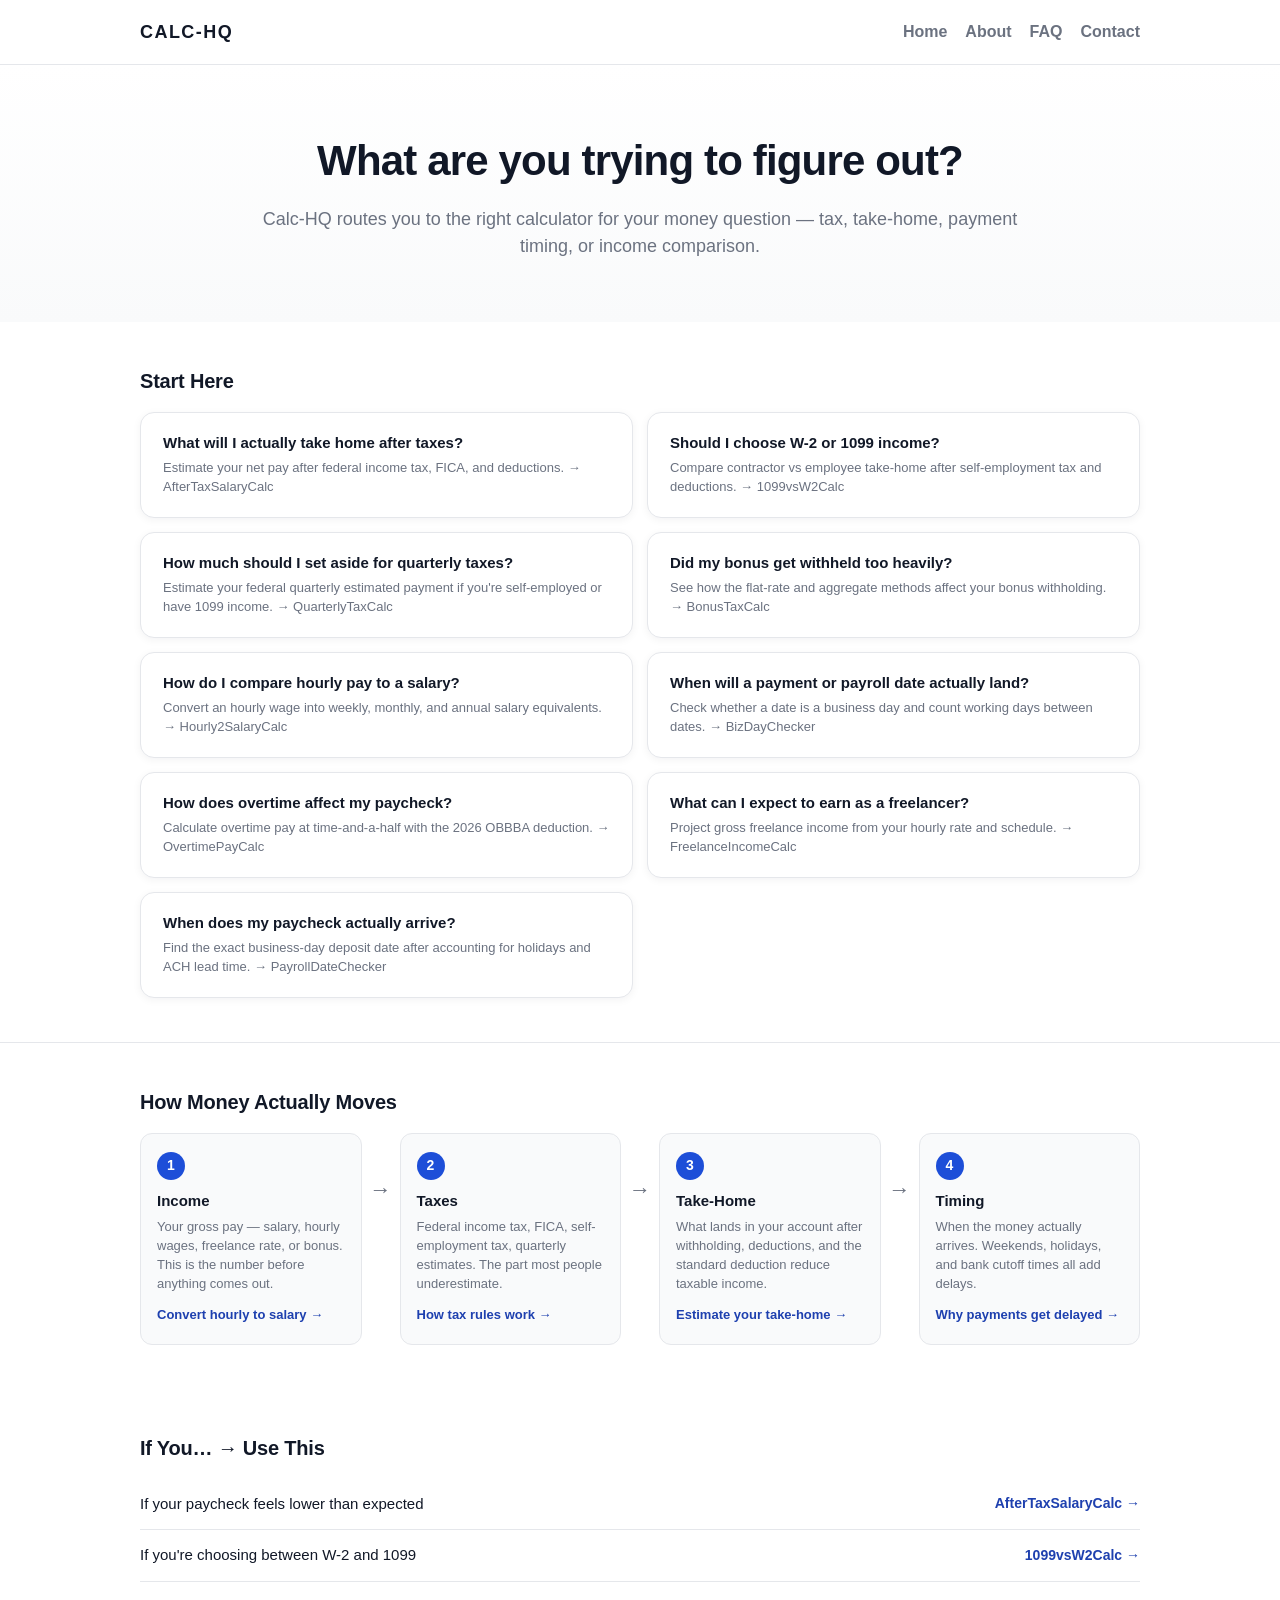
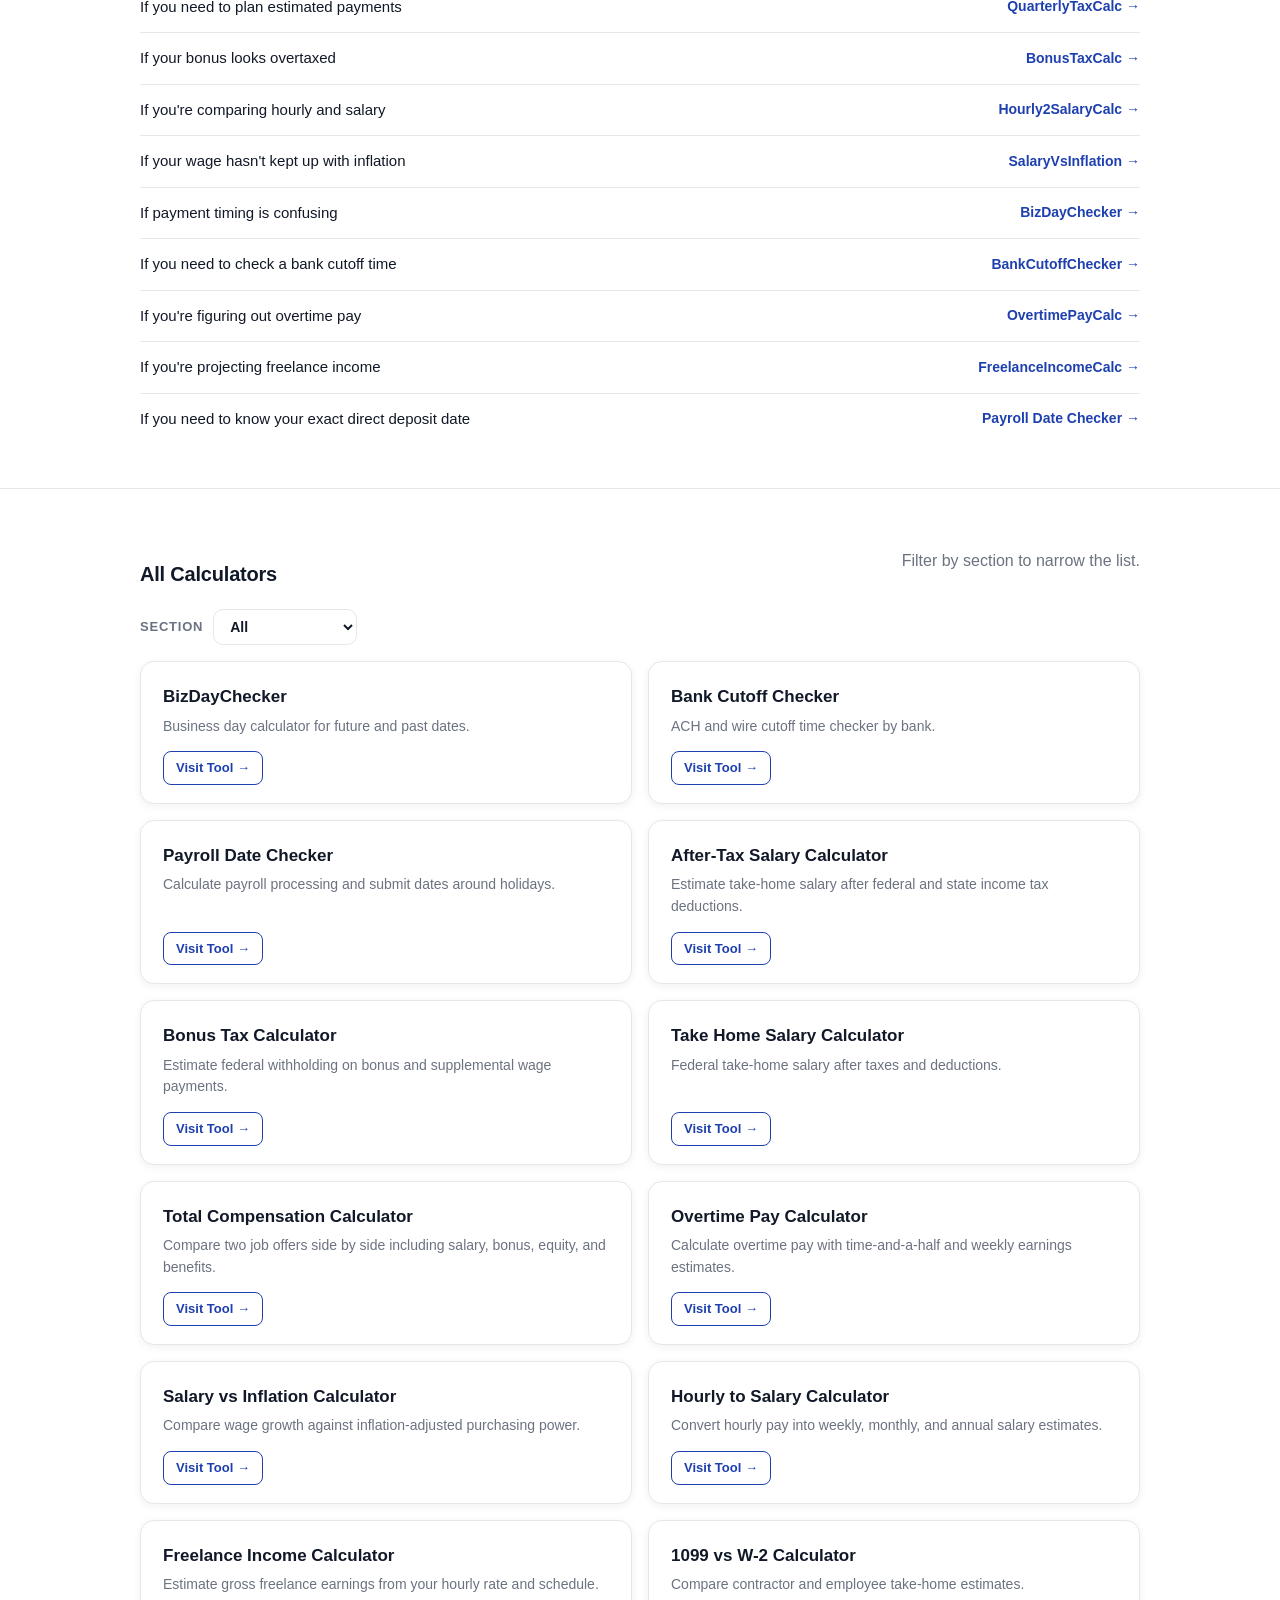
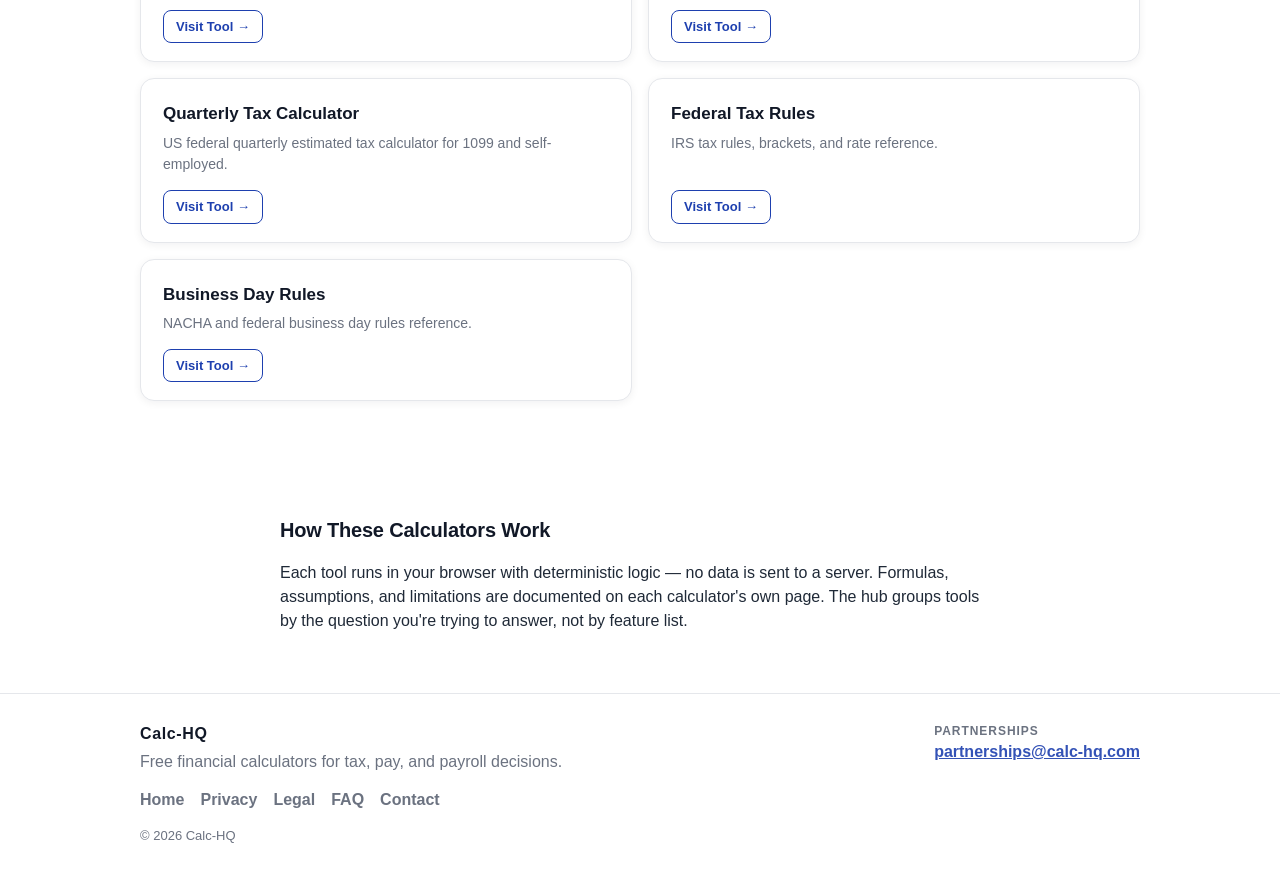
<file: index.html>
<!doctype html>
<html lang="en">
<head>
  <meta charset="utf-8" />
  <meta name="viewport" content="width=device-width, initial-scale=1" />
  <title>Calc-HQ | Free Financial Calculators for Tax, Pay &amp; Payroll</title>
  <meta name="description" content="Free calculators for take-home pay, tax estimates, payroll timing, and self-employment income. No accounts. No data stored. Answers in seconds." />
  <link rel="canonical" href="https://calc-hq.com/" />
  <meta name="robots" content="index, follow" />
  <meta property="og:type" content="website" />
  <meta property="og:title" content="Calc-HQ | Calc-HQ.com" />
  <meta property="og:description" content="Authority hub for the Calc-HQ calculator network." />
  <meta property="og:url" content="https://calc-hq.com/" />
  <meta name="google-adsense-account" content="ca-pub-7744853829365165" />
  <link rel="icon" href="assets/favicon.svg" type="image/svg+xml" />
  <link rel="stylesheet" href="assets/styles.css" />
  <script async src="https://pagead2.googlesyndication.com/pagead/js/adsbygoogle.js?client=ca-pub-7744853829365165" crossorigin="anonymous"></script>
  <script type="application/ld+json">
  {
    "@context": "https://schema.org",
    "@graph": [
      {
        "@type": "Organization",
        "@id": "https://calc-hq.com/#organization",
        "name": "Calc-HQ",
        "url": "https://calc-hq.com",
        "contactPoint": {
          "@type": "ContactPoint",
          "email": "partnerships@calc-hq.com",
          "contactType": "customer support"
        }
      },
      {
        "@type": "WebSite",
        "@id": "https://calc-hq.com/#website",
        "url": "https://calc-hq.com",
        "name": "Calc-HQ",
        "description": "Free financial calculators for tax, pay, and payroll decisions.",
        "publisher": { "@id": "https://calc-hq.com/#organization" }
      },
      {
        "@type": "CollectionPage",
        "@id": "https://calc-hq.com/#collectionpage",
        "url": "https://calc-hq.com/",
        "name": "Calc-HQ Financial Calculator Network",
        "description": "Free calculators for take-home pay, tax estimates, payroll timing, and self-employment income.",
        "isPartOf": { "@id": "https://calc-hq.com/#website" },
        "publisher": { "@id": "https://calc-hq.com/#organization" },
        "mainEntity": {
          "@type": "ItemList",
          "name": "Calc-HQ Calculator Network",
          "itemListElement": [
            { "@type": "ListItem", "position": 1,  "name": "BizDayChecker",                 "url": "https://bizdaychecker.com" },
            { "@type": "ListItem", "position": 2,  "name": "Bank Cutoff Checker",           "url": "https://bankcutoffchecker.com" },
            { "@type": "ListItem", "position": 3,  "name": "Payroll Date Checker",          "url": "https://payrolldatechecker.com" },
            { "@type": "ListItem", "position": 4,  "name": "After-Tax Salary Calculator",   "url": "https://aftertaxsalarycalc.com" },
            { "@type": "ListItem", "position": 5,  "name": "Bonus Tax Calculator",          "url": "https://bonustaxcalc.com" },
            { "@type": "ListItem", "position": 6,  "name": "Take Home Salary Calculator",   "url": "https://takehomesalarycalc.com" },
            { "@type": "ListItem", "position": 7,  "name": "Total Compensation Calculator", "url": "https://totalcompcalc.com" },
            { "@type": "ListItem", "position": 8,  "name": "Overtime Pay Calculator",       "url": "https://overtimepaycalc.com" },
            { "@type": "ListItem", "position": 9,  "name": "Salary vs Inflation Calculator", "url": "https://salaryvsinflation.com" },
            { "@type": "ListItem", "position": 10, "name": "Hourly to Salary Calculator",   "url": "https://hourly2salarycalc.com" },
            { "@type": "ListItem", "position": 11, "name": "Freelance Income Calculator",   "url": "https://freelanceincomecalc.com" },
            { "@type": "ListItem", "position": 12, "name": "1099 vs W-2 Calculator",        "url": "https://1099vsw2calc.com" },
            { "@type": "ListItem", "position": 13, "name": "Quarterly Tax Calculator",      "url": "https://quarterlytaxcalc.com" },
            { "@type": "ListItem", "position": 14, "name": "Federal Tax Rules",             "url": "https://federaltaxrules.com" },
            { "@type": "ListItem", "position": 15, "name": "Business Day Rules",            "url": "https://businessdayrules.com" }
          ]
        }
      },
      {
        "@type": "BreadcrumbList",
        "itemListElement": [
          { "@type": "ListItem", "position": 1, "name": "Home", "item": "https://calc-hq.com/" }
        ]
      }
    ]
  }
  </script>
</head>
<body>
  <a class="skip-link" href="#main">Skip to content</a>
  <header class="site-header">
    <div class="container header-inner">
      <a class="brand" href="index.html">CALC-HQ</a>
      <nav class="nav" aria-label="Primary">
        <button class="nav-toggle" aria-expanded="false" aria-controls="nav-menu">Menu</button>
        <ul id="nav-menu" class="nav-list">
          <li><a href="https://calc-hq.com/">Home</a></li>
          <li><a href="about.html">About</a></li>
          <li><a href="faq.html">FAQ</a></li>
          <li><a href="contact.html">Contact</a></li>
        </ul>
      </nav>
    </div>
  </header>

  <main id="main">
    
<section class="hero">
  <div class="container hero-inner">
    <h1>What are you trying to figure out?</h1>
    <p class="hero-sub">Calc-HQ routes you to the right calculator for your money question — tax, take-home, payment timing, or income comparison.</p>
  </div>
</section>

<section class="section">
  <div class="container">
    <div class="section-head"><h2>Start Here</h2></div>
    <div class="decision-grid">

      <a class="decision-card" href="https://aftertaxsalarycalc.com" target="_blank" rel="noopener">
        <span class="decision-q">What will I actually take home after taxes?</span>
        <span class="decision-a">Estimate your net pay after federal income tax, FICA, and deductions. → AfterTaxSalaryCalc</span>
      </a>

      <a class="decision-card" href="https://1099vsw2calc.com" target="_blank" rel="noopener">
        <span class="decision-q">Should I choose W-2 or 1099 income?</span>
        <span class="decision-a">Compare contractor vs employee take-home after self-employment tax and deductions. → 1099vsW2Calc</span>
      </a>

      <a class="decision-card" href="https://quarterlytaxcalc.com" target="_blank" rel="noopener">
        <span class="decision-q">How much should I set aside for quarterly taxes?</span>
        <span class="decision-a">Estimate your federal quarterly estimated payment if you're self-employed or have 1099 income. → QuarterlyTaxCalc</span>
      </a>

      <a class="decision-card" href="https://bonustaxcalc.com" target="_blank" rel="noopener">
        <span class="decision-q">Did my bonus get withheld too heavily?</span>
        <span class="decision-a">See how the flat-rate and aggregate methods affect your bonus withholding. → BonusTaxCalc</span>
      </a>

      <a class="decision-card" href="https://hourly2salarycalc.com" target="_blank" rel="noopener">
        <span class="decision-q">How do I compare hourly pay to a salary?</span>
        <span class="decision-a">Convert an hourly wage into weekly, monthly, and annual salary equivalents. → Hourly2SalaryCalc</span>
      </a>

      <a class="decision-card" href="https://bizdaychecker.com" target="_blank" rel="noopener">
        <span class="decision-q">When will a payment or payroll date actually land?</span>
        <span class="decision-a">Check whether a date is a business day and count working days between dates. → BizDayChecker</span>
      </a>

      <a class="decision-card" href="https://overtimepaycalc.com" target="_blank" rel="noopener">
        <span class="decision-q">How does overtime affect my paycheck?</span>
        <span class="decision-a">Calculate overtime pay at time-and-a-half with the 2026 OBBBA deduction. → OvertimePayCalc</span>
      </a>

      <a class="decision-card" href="https://freelanceincomecalc.com" target="_blank" rel="noopener">
        <span class="decision-q">What can I expect to earn as a freelancer?</span>
        <span class="decision-a">Project gross freelance income from your hourly rate and schedule. → FreelanceIncomeCalc</span>
      </a>

      <a class="decision-card" href="https://payrolldatechecker.com" target="_blank" rel="noopener">
        <span class="decision-q">When does my paycheck actually arrive?</span>
        <span class="decision-a">Find the exact business-day deposit date after accounting for holidays and ACH lead time. → PayrollDateChecker</span>
      </a>

    </div>
  </div>
</section>

<section class="section section-divider">
  <div class="container">
    <div class="section-head"><h2>How Money Actually Moves</h2></div>
    <div class="flow-grid">

      <div class="flow-step">
        <div class="flow-num">1</div>
        <div class="flow-label">Income</div>
        <p>Your gross pay — salary, hourly wages, freelance rate, or bonus. This is the number before anything comes out.</p>
        <a href="https://hourly2salarycalc.com" target="_blank" rel="noopener">Convert hourly to salary →</a>
      </div>

      <div class="flow-arrow">→</div>

      <div class="flow-step">
        <div class="flow-num">2</div>
        <div class="flow-label">Taxes</div>
        <p>Federal income tax, FICA, self-employment tax, quarterly estimates. The part most people underestimate.</p>
        <a href="https://federaltaxrules.com" target="_blank" rel="noopener">How tax rules work →</a>
      </div>

      <div class="flow-arrow">→</div>

      <div class="flow-step">
        <div class="flow-num">3</div>
        <div class="flow-label">Take-Home</div>
        <p>What lands in your account after withholding, deductions, and the standard deduction reduce taxable income.</p>
        <a href="https://aftertaxsalarycalc.com" target="_blank" rel="noopener">Estimate your take-home →</a>
      </div>

      <div class="flow-arrow">→</div>

      <div class="flow-step">
        <div class="flow-num">4</div>
        <div class="flow-label">Timing</div>
        <p>When the money actually arrives. Weekends, holidays, and bank cutoff times all add delays.</p>
        <a href="https://businessdayrules.com" target="_blank" rel="noopener">Why payments get delayed →</a>
      </div>

    </div>
  </div>
</section>

<section class="section">
  <div class="container">
    <div class="section-head"><h2>If You… → Use This</h2></div>
    <div class="scenario-list">

      <div class="scenario-row">
        <span class="scenario-if">If your paycheck feels lower than expected</span>
        <a class="scenario-link" href="https://aftertaxsalarycalc.com" target="_blank" rel="noopener">AfterTaxSalaryCalc →</a>
      </div>

      <div class="scenario-row">
        <span class="scenario-if">If you're choosing between W-2 and 1099</span>
        <a class="scenario-link" href="https://1099vsw2calc.com" target="_blank" rel="noopener">1099vsW2Calc →</a>
      </div>

      <div class="scenario-row">
        <span class="scenario-if">If you need to plan estimated payments</span>
        <a class="scenario-link" href="https://quarterlytaxcalc.com" target="_blank" rel="noopener">QuarterlyTaxCalc →</a>
      </div>

      <div class="scenario-row">
        <span class="scenario-if">If your bonus looks overtaxed</span>
        <a class="scenario-link" href="https://bonustaxcalc.com" target="_blank" rel="noopener">BonusTaxCalc →</a>
      </div>

      <div class="scenario-row">
        <span class="scenario-if">If you're comparing hourly and salary</span>
        <a class="scenario-link" href="https://hourly2salarycalc.com" target="_blank" rel="noopener">Hourly2SalaryCalc →</a>
      </div>

      <div class="scenario-row">
        <span class="scenario-if">If your wage hasn't kept up with inflation</span>
        <a class="scenario-link" href="https://salaryvsinflation.com" target="_blank" rel="noopener">SalaryVsInflation →</a>
      </div>

      <div class="scenario-row">
        <span class="scenario-if">If payment timing is confusing</span>
        <a class="scenario-link" href="https://bizdaychecker.com" target="_blank" rel="noopener">BizDayChecker →</a>
      </div>

      <div class="scenario-row">
        <span class="scenario-if">If you need to check a bank cutoff time</span>
        <a class="scenario-link" href="https://bankcutoffchecker.com" target="_blank" rel="noopener">BankCutoffChecker →</a>
      </div>

      <div class="scenario-row">
        <span class="scenario-if">If you're figuring out overtime pay</span>
        <a class="scenario-link" href="https://overtimepaycalc.com" target="_blank" rel="noopener">OvertimePayCalc →</a>
      </div>

      <div class="scenario-row">
        <span class="scenario-if">If you're projecting freelance income</span>
        <a class="scenario-link" href="https://freelanceincomecalc.com" target="_blank" rel="noopener">FreelanceIncomeCalc →</a>
      </div>

      <div class="scenario-row">
        <span class="scenario-if">If you need to know your exact direct deposit date</span>
        <a class="scenario-link" href="https://payrolldatechecker.com" target="_blank" rel="noopener">Payroll Date Checker →</a>
      </div>

    </div>
  </div>
</section>

<section id="tool-sections" class="section section-divider">
  <div class="container">
    <div class="section-head">
      <h2>All Calculators</h2>
      <p class="muted">Filter by section to narrow the list.</p>
    </div>
    <div class="filters">
      <label class="filter-label" for="categoryFilter">Section</label>
      <select id="categoryFilter" class="filter-select" data-tool-filter>
        <option value="all">All</option>
        <option value="payroll-timing">Payroll Timing</option>
        <option value="tax-income">Tax &amp; Income</option>
        <option value="compensation">Compensation</option>
        <option value="self-employed">Self-Employed</option>
        <option value="reference">Reference</option>
      </select>
    </div>
    <div class="card-grid" data-tool-grid></div>
  </div>
</section>

<section class="section">
  <div class="container prose">
    <h2>How These Calculators Work</h2>
    <p>Each tool runs in your browser with deterministic logic — no data is sent to a server. Formulas, assumptions, and limitations are documented on each calculator's own page. The hub groups tools by the question you're trying to answer, not by feature list.</p>
  </div>
</section>

  </main>

  <footer class="site-footer">
    <div class="container footer-inner">
      <div class="footer-top">
        <div>
          <div class="footer-title">Calc-HQ</div>
          <div class="footer-sub">Free financial calculators for tax, pay, and payroll decisions.</div>
        </div>
        <div class="footer-contact">
          <div class="footer-label">Partnerships</div>
          <a class="footer-email" href="mailto:partnerships@calc-hq.com">partnerships@calc-hq.com</a>
        </div>
      </div>
      <div class="footer-links">
        <a href="https://calc-hq.com/">Home</a>
        <a href="privacy.html">Privacy</a>
        <a href="legal.html">Legal</a>
        <a href="faq.html">FAQ</a>
        <a href="contact.html">Contact</a>
      </div>
      <div class="footer-bottom">© 2026 Calc-HQ</div>
    </div>
  </footer>

  <script>
  window.SITE_CONFIG = {
    ADS_ACTIVE: false,
    AD_SLOT_TOP: "",
    AD_SLOT_BOTTOM: ""
  };
  </script>
  <script src="network.js" defer></script>
  <script src="assets/ads.js" defer></script>
  <script src="assets/app.js" defer></script>
</body>
</html>
</file>
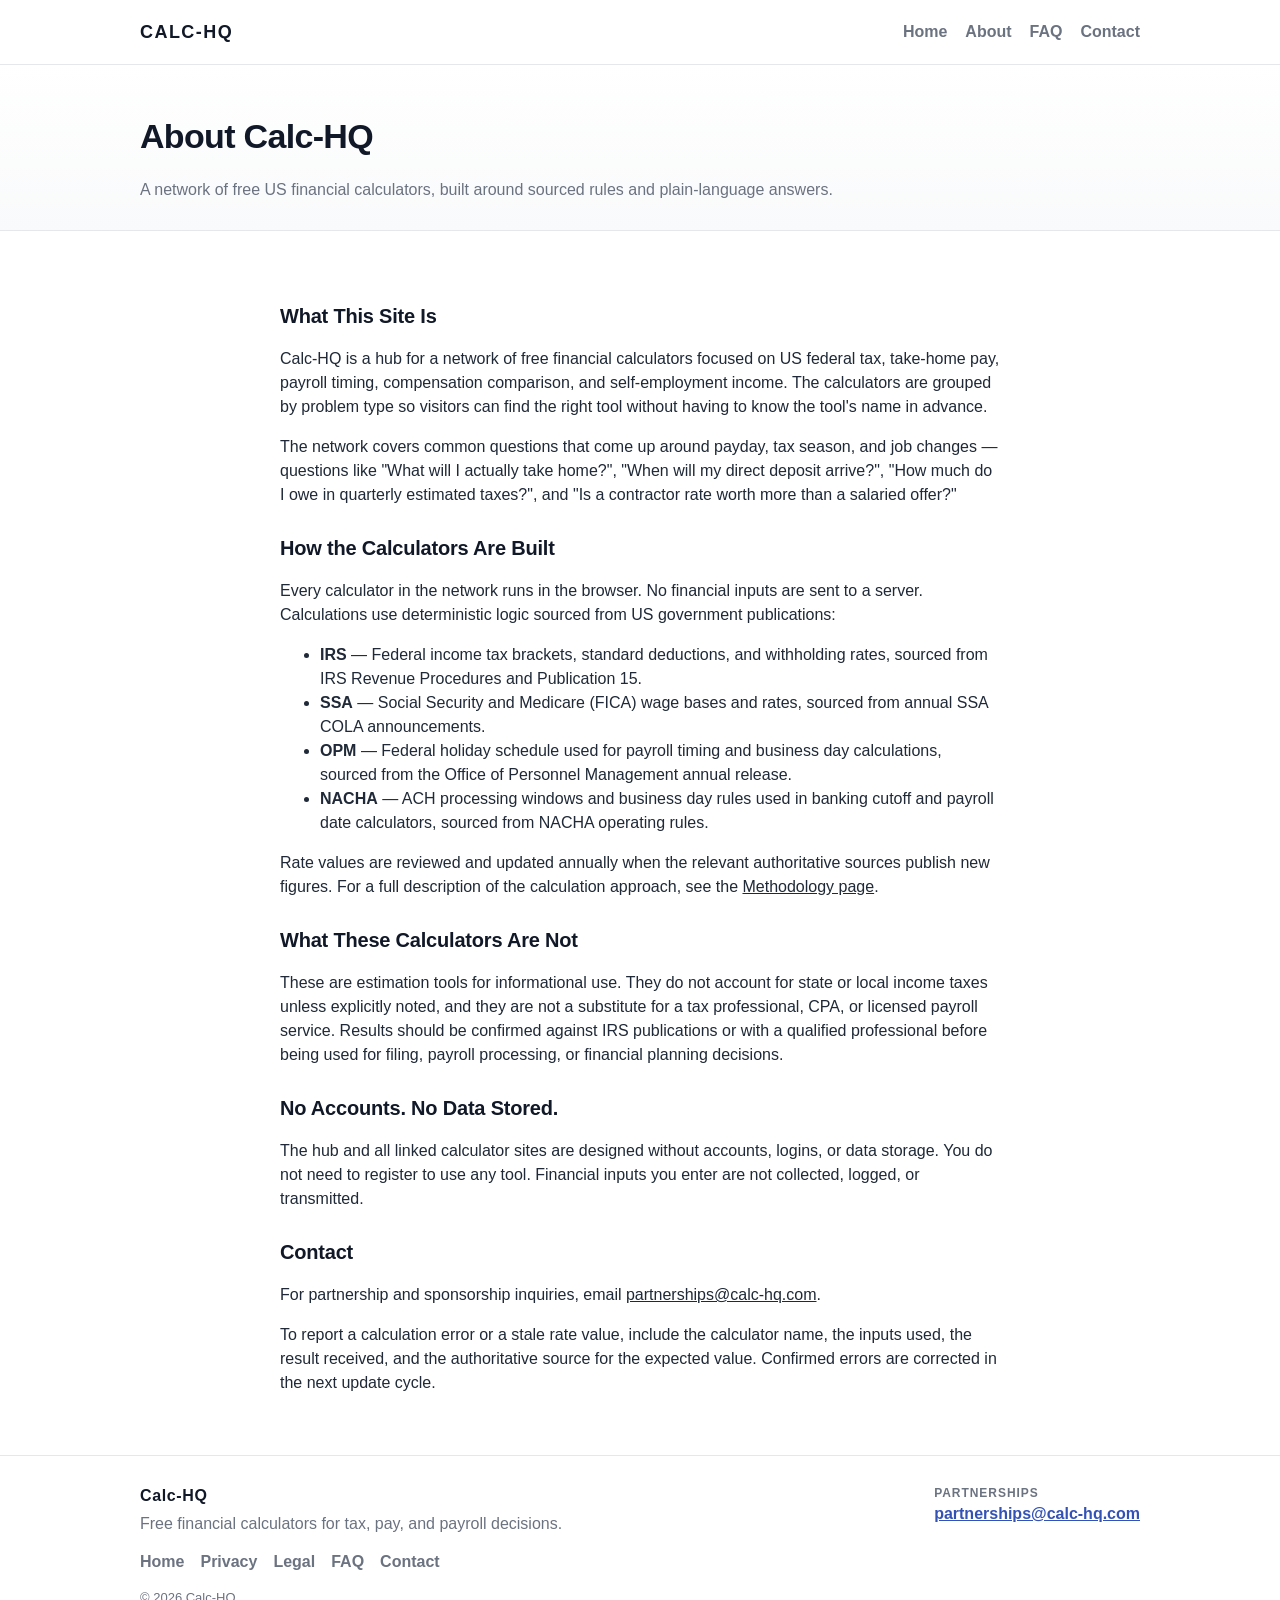
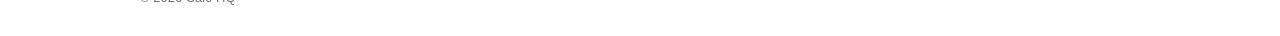
<file: about.html>
<!doctype html>
<html lang="en">
<head>
  <meta charset="utf-8" />
  <meta name="viewport" content="width=device-width, initial-scale=1" />
  <title>About | Calc-HQ.com</title>
  <meta name="description" content="About Calc-HQ — the hub for free US financial calculators covering take-home pay, tax estimates, payroll timing, and self-employment income." />
  <link rel="canonical" href="https://calc-hq.com/about.html" />
  <meta name="robots" content="index, follow" />
  <meta property="og:type" content="website" />
  <meta property="og:title" content="About | Calc-HQ.com" />
  <meta property="og:description" content="About Calc-HQ — the hub for free US financial calculators covering take-home pay, tax estimates, payroll timing, and self-employment income." />
  <meta property="og:url" content="https://calc-hq.com/about.html" />
  <meta name="google-adsense-account" content="ca-pub-7744853829365165" />
  <link rel="icon" href="assets/favicon.svg" type="image/svg+xml" />
  <link rel="stylesheet" href="assets/styles.css" />
  <script async src="https://pagead2.googlesyndication.com/pagead/js/adsbygoogle.js?client=ca-pub-7744853829365165" crossorigin="anonymous"></script>
  <script type="application/ld+json">
  {
    "@context": "https://schema.org",
    "@graph": [
      {
        "@type": "Organization",
        "@id": "https://calc-hq.com/#organization",
        "name": "Calc-HQ",
        "url": "https://calc-hq.com",
        "contactPoint": {
          "@type": "ContactPoint",
          "email": "partnerships@calc-hq.com",
          "contactType": "customer support"
        }
      },
      {
        "@type": "BreadcrumbList",
        "itemListElement": [
          { "@type": "ListItem", "position": 1, "name": "Home",  "item": "https://calc-hq.com/" },
          { "@type": "ListItem", "position": 2, "name": "About", "item": "https://calc-hq.com/about.html" }
        ]
      }
    ]
  }
  </script>
  <script>
  window.SITE_CONFIG = {
    ADS_ACTIVE: false,
    AD_SLOT_TOP: "",
    AD_SLOT_BOTTOM: ""
  };
  </script>
</head>
<body>
  <a class="skip-link" href="#main">Skip to content</a>
  <header class="site-header">
    <div class="container header-inner">
      <a class="brand" href="index.html">CALC-HQ</a>
      <nav class="nav" aria-label="Primary">
        <button class="nav-toggle" aria-expanded="false" aria-controls="nav-menu">Menu</button>
        <ul id="nav-menu" class="nav-list">
          <li><a href="https://calc-hq.com/">Home</a></li>
          <li><a href="about.html">About</a></li>
          <li><a href="faq.html">FAQ</a></li>
          <li><a href="contact.html">Contact</a></li>
        </ul>
      </nav>
    </div>
  </header>
  <main id="main">

    <section class="page-hero">
      <div class="container">
        <h1>About Calc-HQ</h1>
        <p class="muted">A network of free US financial calculators, built around sourced rules and plain-language answers.</p>
      </div>
    </section>

    <section class="section">
      <div class="container prose">

        <h2>What This Site Is</h2>
        <p>Calc-HQ is a hub for a network of free financial calculators focused on US federal tax, take-home pay, payroll timing, compensation comparison, and self-employment income. The calculators are grouped by problem type so visitors can find the right tool without having to know the tool's name in advance.</p>
        <p>The network covers common questions that come up around payday, tax season, and job changes — questions like "What will I actually take home?", "When will my direct deposit arrive?", "How much do I owe in quarterly estimated taxes?", and "Is a contractor rate worth more than a salaried offer?"</p>

        <h2>How the Calculators Are Built</h2>
        <p>Every calculator in the network runs in the browser. No financial inputs are sent to a server. Calculations use deterministic logic sourced from US government publications:</p>
        <ul>
          <li><strong>IRS</strong> — Federal income tax brackets, standard deductions, and withholding rates, sourced from IRS Revenue Procedures and Publication 15.</li>
          <li><strong>SSA</strong> — Social Security and Medicare (FICA) wage bases and rates, sourced from annual SSA COLA announcements.</li>
          <li><strong>OPM</strong> — Federal holiday schedule used for payroll timing and business day calculations, sourced from the Office of Personnel Management annual release.</li>
          <li><strong>NACHA</strong> — ACH processing windows and business day rules used in banking cutoff and payroll date calculators, sourced from NACHA operating rules.</li>
        </ul>
        <p>Rate values are reviewed and updated annually when the relevant authoritative sources publish new figures. For a full description of the calculation approach, see the <a href="methodology.html">Methodology page</a>.</p>

        <h2>What These Calculators Are Not</h2>
        <p>These are estimation tools for informational use. They do not account for state or local income taxes unless explicitly noted, and they are not a substitute for a tax professional, CPA, or licensed payroll service. Results should be confirmed against IRS publications or with a qualified professional before being used for filing, payroll processing, or financial planning decisions.</p>

        <h2>No Accounts. No Data Stored.</h2>
        <p>The hub and all linked calculator sites are designed without accounts, logins, or data storage. You do not need to register to use any tool. Financial inputs you enter are not collected, logged, or transmitted.</p>

        <h2>Contact</h2>
        <p>For partnership and sponsorship inquiries, email <a href="mailto:partnerships@calc-hq.com">partnerships@calc-hq.com</a>.</p>
        <p>To report a calculation error or a stale rate value, include the calculator name, the inputs used, the result received, and the authoritative source for the expected value. Confirmed errors are corrected in the next update cycle.</p>

      </div>
    </section>

  </main>
  <footer class="site-footer">
    <div class="container footer-inner">
      <div class="footer-top">
        <div>
          <div class="footer-title">Calc-HQ</div>
          <div class="footer-sub">Free financial calculators for tax, pay, and payroll decisions.</div>
        </div>
        <div class="footer-contact">
          <div class="footer-label">Partnerships</div>
          <a class="footer-email" href="mailto:partnerships@calc-hq.com">partnerships@calc-hq.com</a>
        </div>
      </div>
      <div class="footer-links">
        <a href="https://calc-hq.com/">Home</a>
        <a href="privacy.html">Privacy</a>
        <a href="legal.html">Legal</a>
        <a href="faq.html">FAQ</a>
        <a href="contact.html">Contact</a>
      </div>
      <div class="footer-bottom">© 2026 Calc-HQ</div>
    </div>
  </footer>
  <script src="network.js" defer></script>
  <script src="assets/ads.js" defer></script>
  <script src="assets/app.js" defer></script>
</body>
</html>
</file>
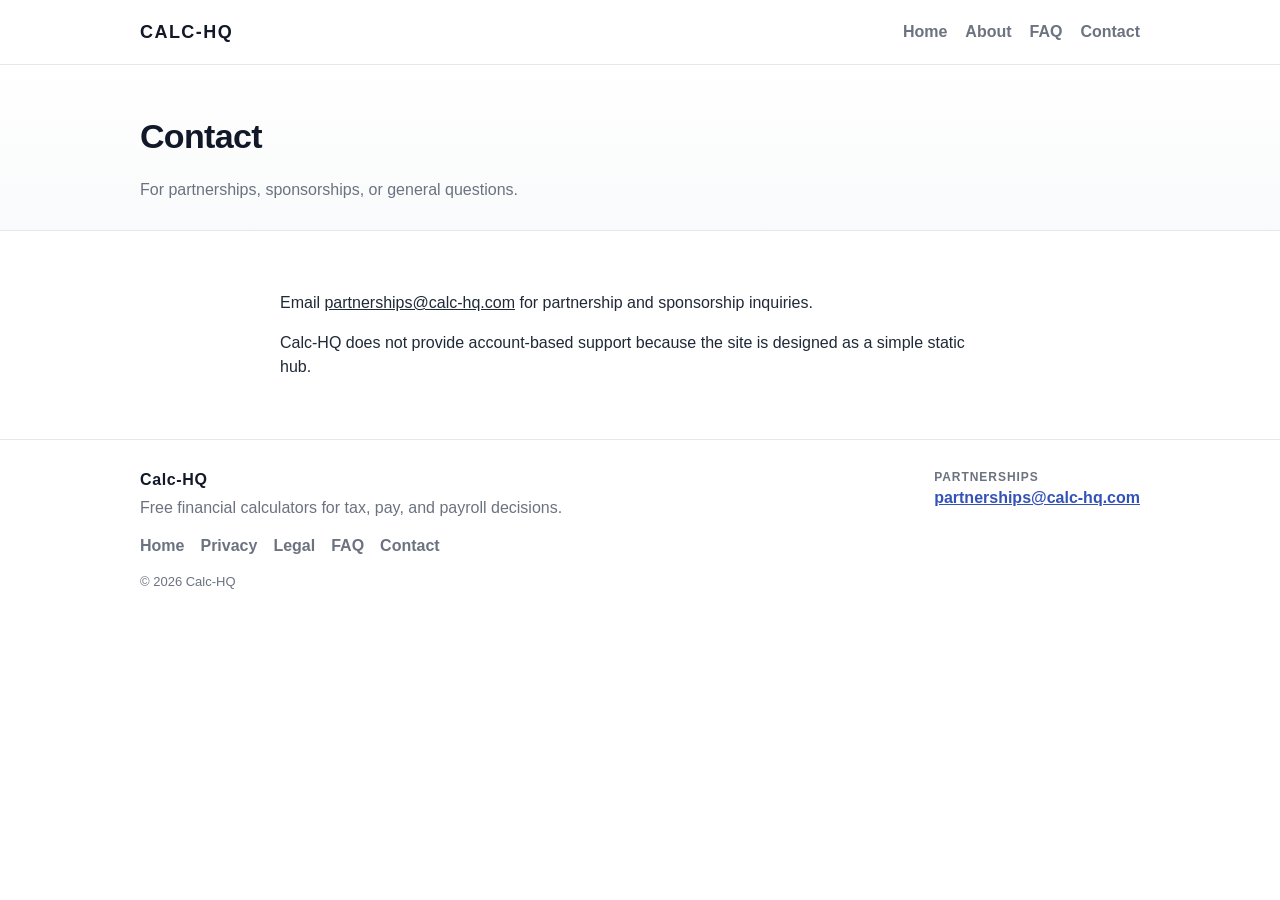
<file: contact.html>
<!doctype html>
<html lang="en">
<head>
  <meta charset="utf-8" />
  <meta name="viewport" content="width=device-width, initial-scale=1" />
  <title>Contact | Calc-HQ.com</title>
  <meta name="description" content="Contact Calc-HQ." />
  <link rel="canonical" href="https://calc-hq.com/contact.html" />
  <meta name="robots" content="index, follow" />
  <meta property="og:type" content="website" />
  <meta property="og:title" content="Contact | Calc-HQ.com" />
  <meta property="og:description" content="Contact Calc-HQ for partnerships, sponsorships, or general questions." />
  <meta property="og:url" content="https://calc-hq.com/contact.html" />
  <meta name="google-adsense-account" content="ca-pub-7744853829365165" />
  <link rel="icon" href="assets/favicon.svg" type="image/svg+xml" />
  <link rel="stylesheet" href="assets/styles.css" />
  <script async src="https://pagead2.googlesyndication.com/pagead/js/adsbygoogle.js?client=ca-pub-7744853829365165" crossorigin="anonymous"></script>
  <script type="application/ld+json">
  {
    "@context": "https://schema.org",
    "@graph": [
      {
        "@type": "Organization",
        "@id": "https://calc-hq.com/#organization",
        "name": "Calc-HQ",
        "url": "https://calc-hq.com"
      },
      {
        "@type": "BreadcrumbList",
        "itemListElement": [
          { "@type": "ListItem", "position": 1, "name": "Home",    "item": "https://calc-hq.com/" },
          { "@type": "ListItem", "position": 2, "name": "Contact", "item": "https://calc-hq.com/contact.html" }
        ]
      }
    ]
  }
  </script>
  <script>
  window.SITE_CONFIG = {
    ADS_ACTIVE: false,
    AD_SLOT_TOP: "",
    AD_SLOT_BOTTOM: ""
  };
  </script>
</head>
<body>
  <a class="skip-link" href="#main">Skip to content</a>
  <header class="site-header">
    <div class="container header-inner">
      <a class="brand" href="index.html">CALC-HQ</a>
      <nav class="nav" aria-label="Primary">
        <button class="nav-toggle" aria-expanded="false" aria-controls="nav-menu">Menu</button>
        <ul id="nav-menu" class="nav-list">
          <li><a href="https://calc-hq.com/">Home</a></li>
          <li><a href="about.html">About</a></li>
          <li><a href="faq.html">FAQ</a></li>
          <li><a href="contact.html">Contact</a></li>
        </ul>
      </nav>
    </div>
  </header>
  <main id="main">

<section class="page-hero"><div class="container"><h1>Contact</h1><p class="muted">For partnerships, sponsorships, or general questions.</p></div></section>
<section class="section"><div class="container prose"><p>Email <a href="mailto:partnerships@calc-hq.com">partnerships@calc-hq.com</a> for partnership and sponsorship inquiries.</p><p>Calc-HQ does not provide account-based support because the site is designed as a simple static hub.</p></div></section>

  </main>
  <footer class="site-footer">
    <div class="container footer-inner">
      <div class="footer-top">
        <div>
          <div class="footer-title">Calc-HQ</div>
          <div class="footer-sub">Free financial calculators for tax, pay, and payroll decisions.</div>
        </div>
        <div class="footer-contact">
          <div class="footer-label">Partnerships</div>
          <a class="footer-email" href="mailto:partnerships@calc-hq.com">partnerships@calc-hq.com</a>
        </div>
      </div>
      <div class="footer-links">
        <a href="https://calc-hq.com/">Home</a>
        <a href="privacy.html">Privacy</a>
        <a href="legal.html">Legal</a>
        <a href="faq.html">FAQ</a>
        <a href="contact.html">Contact</a>
      </div>
      <div class="footer-bottom">© 2026 Calc-HQ</div>
    </div>
  </footer>
  <script src="network.js" defer></script>
  <script src="assets/ads.js" defer></script>
  <script src="assets/app.js" defer></script>
</body>
</html>
</file>
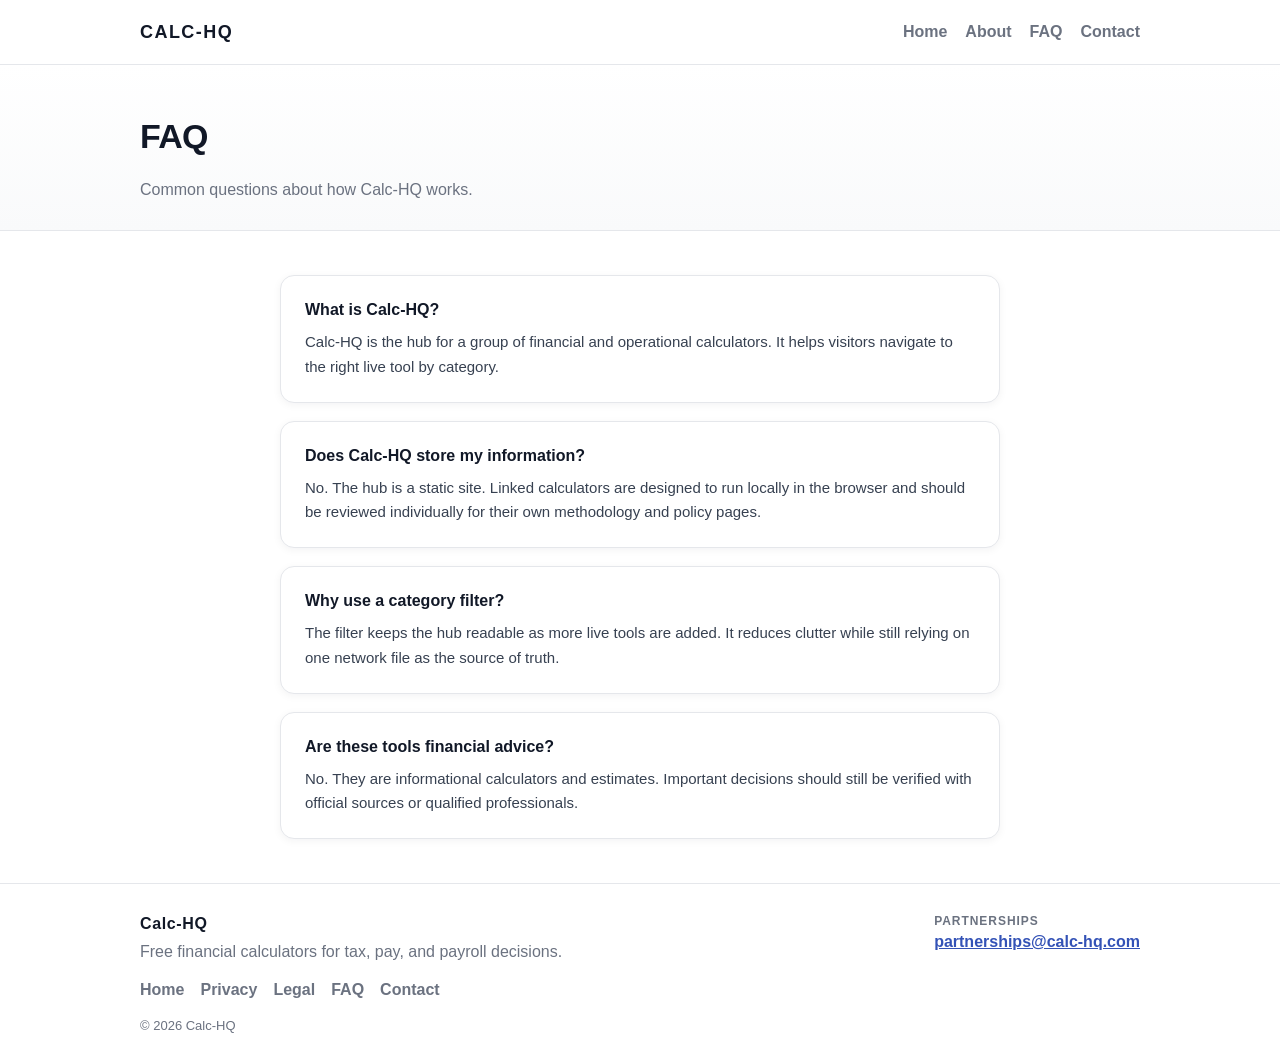
<file: faq.html>
<!doctype html>
<html lang="en">
<head>
  <meta charset="utf-8" />
  <meta name="viewport" content="width=device-width, initial-scale=1" />
  <title>FAQ | Calc-HQ.com</title>
  <meta name="description" content="Frequently asked questions about Calc-HQ." />
  <link rel="canonical" href="https://calc-hq.com/faq.html" />
  <meta name="robots" content="index, follow" />
  <meta property="og:type" content="website" />
  <meta property="og:title" content="FAQ | Calc-HQ.com" />
  <meta property="og:description" content="Frequently asked questions about Calc-HQ." />
  <meta property="og:url" content="https://calc-hq.com/faq.html" />
  <meta name="google-adsense-account" content="ca-pub-7744853829365165" />
  <link rel="icon" href="assets/favicon.svg" type="image/svg+xml" />
  <link rel="stylesheet" href="assets/styles.css" />
  <script async src="https://pagead2.googlesyndication.com/pagead/js/adsbygoogle.js?client=ca-pub-7744853829365165" crossorigin="anonymous"></script>
  <script type="application/ld+json">
  {
    "@context": "https://schema.org",
    "@graph": [
      {
        "@type": "Organization",
        "@id": "https://calc-hq.com/#organization",
        "name": "Calc-HQ",
        "url": "https://calc-hq.com",
        "contactPoint": {
          "@type": "ContactPoint",
          "email": "partnerships@calc-hq.com",
          "contactType": "customer support"
        }
      },
      {
        "@type": "BreadcrumbList",
        "itemListElement": [
          { "@type": "ListItem", "position": 1, "name": "Home", "item": "https://calc-hq.com/" },
          { "@type": "ListItem", "position": 2, "name": "FAQ",  "item": "https://calc-hq.com/faq.html" }
        ]
      },
      {
        "@type": "FAQPage",
        "mainEntity": [
          {
            "@type": "Question",
            "name": "What is Calc-HQ?",
            "acceptedAnswer": {
              "@type": "Answer",
              "text": "Calc-HQ is the hub for a group of financial and operational calculators. It helps visitors navigate to the right live tool by category."
            }
          },
          {
            "@type": "Question",
            "name": "Does Calc-HQ store my information?",
            "acceptedAnswer": {
              "@type": "Answer",
              "text": "No. The hub is a static site. Linked calculators are designed to run locally in the browser and should be reviewed individually for their own methodology and policy pages."
            }
          },
          {
            "@type": "Question",
            "name": "Why use a category filter?",
            "acceptedAnswer": {
              "@type": "Answer",
              "text": "The filter keeps the hub readable as more live tools are added. It reduces clutter while still relying on one network file as the source of truth."
            }
          },
          {
            "@type": "Question",
            "name": "Are these tools financial advice?",
            "acceptedAnswer": {
              "@type": "Answer",
              "text": "No. They are informational calculators and estimates. Important decisions should still be verified with official sources or qualified professionals."
            }
          }
        ]
      }
    ]
  }
  </script>
  <script>
  window.SITE_CONFIG = {
    ADS_ACTIVE: false,
    AD_SLOT_TOP: "",
    AD_SLOT_BOTTOM: ""
  };
  </script>
</head>
<body>
  <a class="skip-link" href="#main">Skip to content</a>
  <header class="site-header">
    <div class="container header-inner">
      <a class="brand" href="index.html">CALC-HQ</a>
      <nav class="nav" aria-label="Primary">
        <button class="nav-toggle" aria-expanded="false" aria-controls="nav-menu">Menu</button>
        <ul id="nav-menu" class="nav-list">
          <li><a href="https://calc-hq.com/">Home</a></li>
          <li><a href="about.html">About</a></li>
          <li><a href="faq.html">FAQ</a></li>
          <li><a href="contact.html">Contact</a></li>
        </ul>
      </nav>
    </div>
  </header>
  <main id="main">

<section class="page-hero"><div class="container"><h1>FAQ</h1><p class="muted">Common questions about how Calc-HQ works.</p></div></section>
<section class="section"><div class="container faq-list">
  <article class="faq-item"><h3>What is Calc-HQ?</h3><p>Calc-HQ is the hub for a group of financial and operational calculators. It helps visitors navigate to the right live tool by category.</p></article>
  <article class="faq-item"><h3>Does Calc-HQ store my information?</h3><p>No. The hub is a static site. Linked calculators are designed to run locally in the browser and should be reviewed individually for their own methodology and policy pages.</p></article>
  <article class="faq-item"><h3>Why use a category filter?</h3><p>The filter keeps the hub readable as more live tools are added. It reduces clutter while still relying on one network file as the source of truth.</p></article>
  <article class="faq-item"><h3>Are these tools financial advice?</h3><p>No. They are informational calculators and estimates. Important decisions should still be verified with official sources or qualified professionals.</p></article>
</div></section>

  </main>
  <footer class="site-footer">
    <div class="container footer-inner">
      <div class="footer-top">
        <div>
          <div class="footer-title">Calc-HQ</div>
          <div class="footer-sub">Free financial calculators for tax, pay, and payroll decisions.</div>
        </div>
        <div class="footer-contact">
          <div class="footer-label">Partnerships</div>
          <a class="footer-email" href="mailto:partnerships@calc-hq.com">partnerships@calc-hq.com</a>
        </div>
      </div>
      <div class="footer-links">
        <a href="https://calc-hq.com/">Home</a>
        <a href="privacy.html">Privacy</a>
        <a href="legal.html">Legal</a>
        <a href="faq.html">FAQ</a>
        <a href="contact.html">Contact</a>
      </div>
      <div class="footer-bottom">© 2026 Calc-HQ</div>
    </div>
  </footer>
  <script src="network.js" defer></script>
  <script src="assets/ads.js" defer></script>
  <script src="assets/app.js" defer></script>
</body>
</html>
</file>
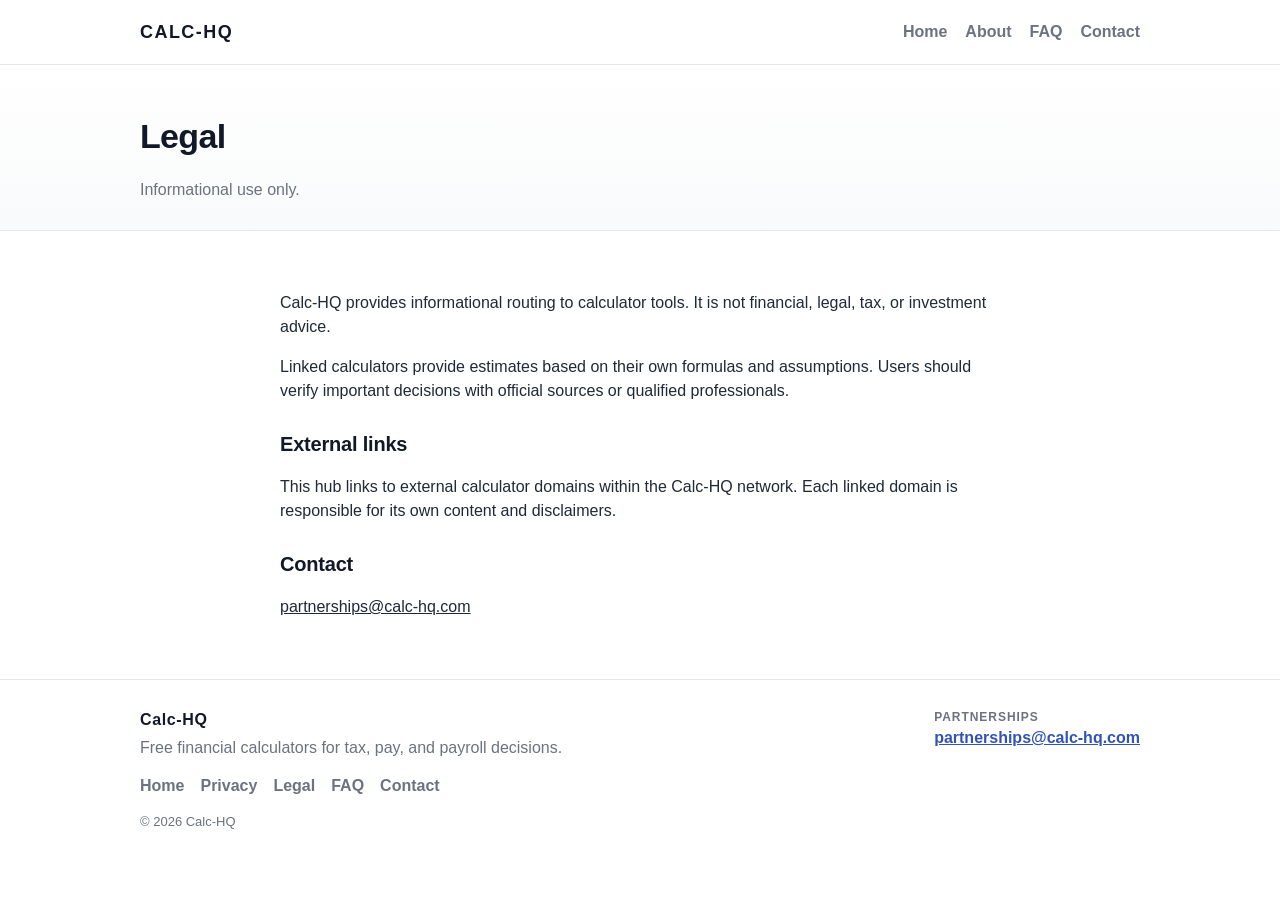
<file: legal.html>
<!doctype html>
<html lang="en">
<head>
  <meta charset="utf-8" />
  <meta name="viewport" content="width=device-width, initial-scale=1" />
  <title>Legal | Calc-HQ.com</title>
  <meta name="description" content="Legal information for Calc-HQ." />
  <link rel="canonical" href="https://calc-hq.com/legal.html" />
  <meta name="robots" content="index, follow" />
  <meta property="og:type" content="website" />
  <meta property="og:title" content="Legal | Calc-HQ.com" />
  <meta property="og:description" content="Legal information for Calc-HQ." />
  <meta property="og:url" content="https://calc-hq.com/legal.html" />
  <meta name="google-adsense-account" content="ca-pub-7744853829365165" />
  <link rel="icon" href="assets/favicon.svg" type="image/svg+xml" />
  <link rel="stylesheet" href="assets/styles.css" />
  <script async src="https://pagead2.googlesyndication.com/pagead/js/adsbygoogle.js?client=ca-pub-7744853829365165" crossorigin="anonymous"></script>
  <script type="application/ld+json">
  {
    "@context": "https://schema.org",
    "@graph": [
      {
        "@type": "Organization",
        "@id": "https://calc-hq.com/#organization",
        "name": "Calc-HQ",
        "url": "https://calc-hq.com"
      },
      {
        "@type": "BreadcrumbList",
        "itemListElement": [
          { "@type": "ListItem", "position": 1, "name": "Home",  "item": "https://calc-hq.com/" },
          { "@type": "ListItem", "position": 2, "name": "Legal", "item": "https://calc-hq.com/legal.html" }
        ]
      }
    ]
  }
  </script>
  <script>
  window.SITE_CONFIG = {
    ADS_ACTIVE: false,
    AD_SLOT_TOP: "",
    AD_SLOT_BOTTOM: ""
  };
  </script>
</head>
<body>
  <a class="skip-link" href="#main">Skip to content</a>
  <header class="site-header">
    <div class="container header-inner">
      <a class="brand" href="index.html">CALC-HQ</a>
      <nav class="nav" aria-label="Primary">
        <button class="nav-toggle" aria-expanded="false" aria-controls="nav-menu">Menu</button>
        <ul id="nav-menu" class="nav-list">
          <li><a href="https://calc-hq.com/">Home</a></li>
          <li><a href="about.html">About</a></li>
          <li><a href="faq.html">FAQ</a></li>
          <li><a href="contact.html">Contact</a></li>
        </ul>
      </nav>
    </div>
  </header>
  <main id="main">

<section class="page-hero"><div class="container"><h1>Legal</h1><p class="muted">Informational use only.</p></div></section>
<section class="section"><div class="container prose"><p>Calc-HQ provides informational routing to calculator tools. It is not financial, legal, tax, or investment advice.</p><p>Linked calculators provide estimates based on their own formulas and assumptions. Users should verify important decisions with official sources or qualified professionals.</p><h2>External links</h2><p>This hub links to external calculator domains within the Calc-HQ network. Each linked domain is responsible for its own content and disclaimers.</p><h2>Contact</h2><p><a href="mailto:partnerships@calc-hq.com">partnerships@calc-hq.com</a></p></div></section>

  </main>
  <footer class="site-footer">
    <div class="container footer-inner">
      <div class="footer-top">
        <div>
          <div class="footer-title">Calc-HQ</div>
          <div class="footer-sub">Free financial calculators for tax, pay, and payroll decisions.</div>
        </div>
        <div class="footer-contact">
          <div class="footer-label">Partnerships</div>
          <a class="footer-email" href="mailto:partnerships@calc-hq.com">partnerships@calc-hq.com</a>
        </div>
      </div>
      <div class="footer-links">
        <a href="https://calc-hq.com/">Home</a>
        <a href="privacy.html">Privacy</a>
        <a href="legal.html">Legal</a>
        <a href="faq.html">FAQ</a>
        <a href="contact.html">Contact</a>
      </div>
      <div class="footer-bottom">© 2026 Calc-HQ</div>
    </div>
  </footer>
  <script src="network.js" defer></script>
  <script src="assets/ads.js" defer></script>
  <script src="assets/app.js" defer></script>
</body>
</html>
</file>
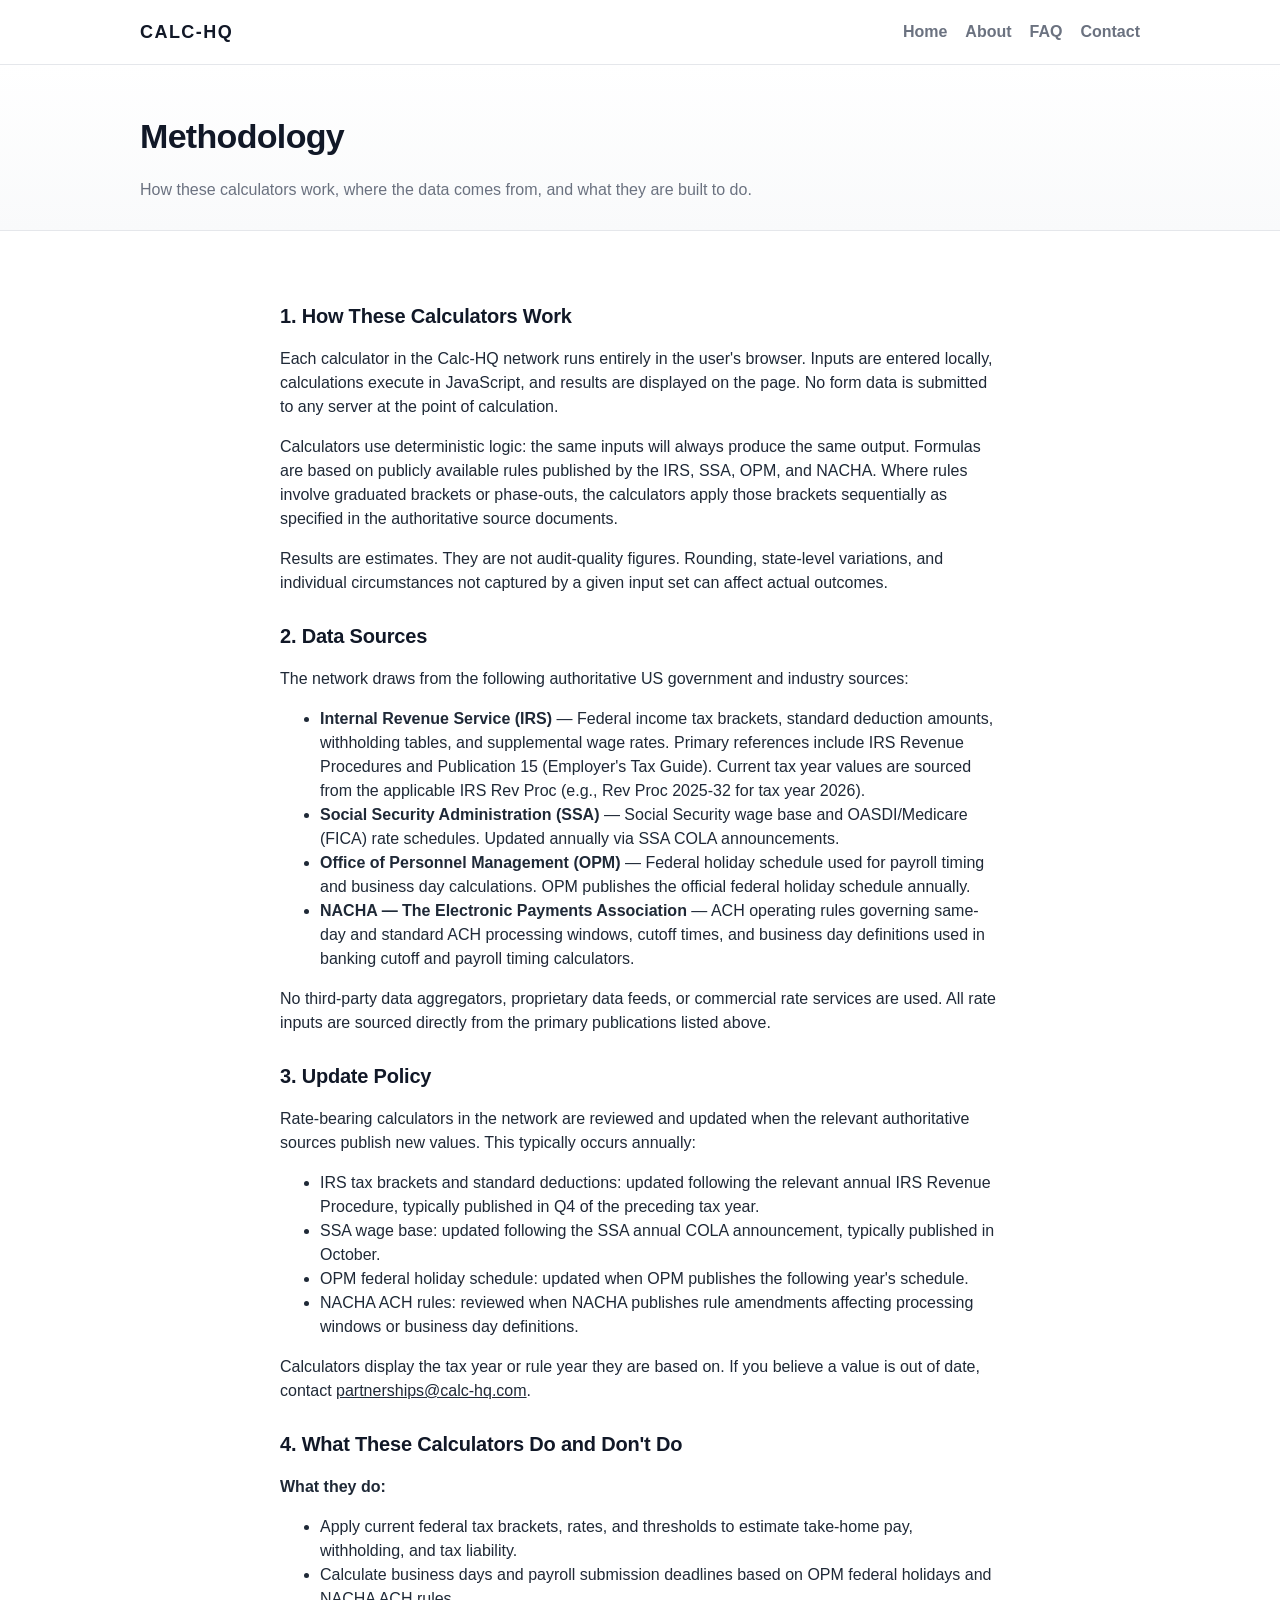
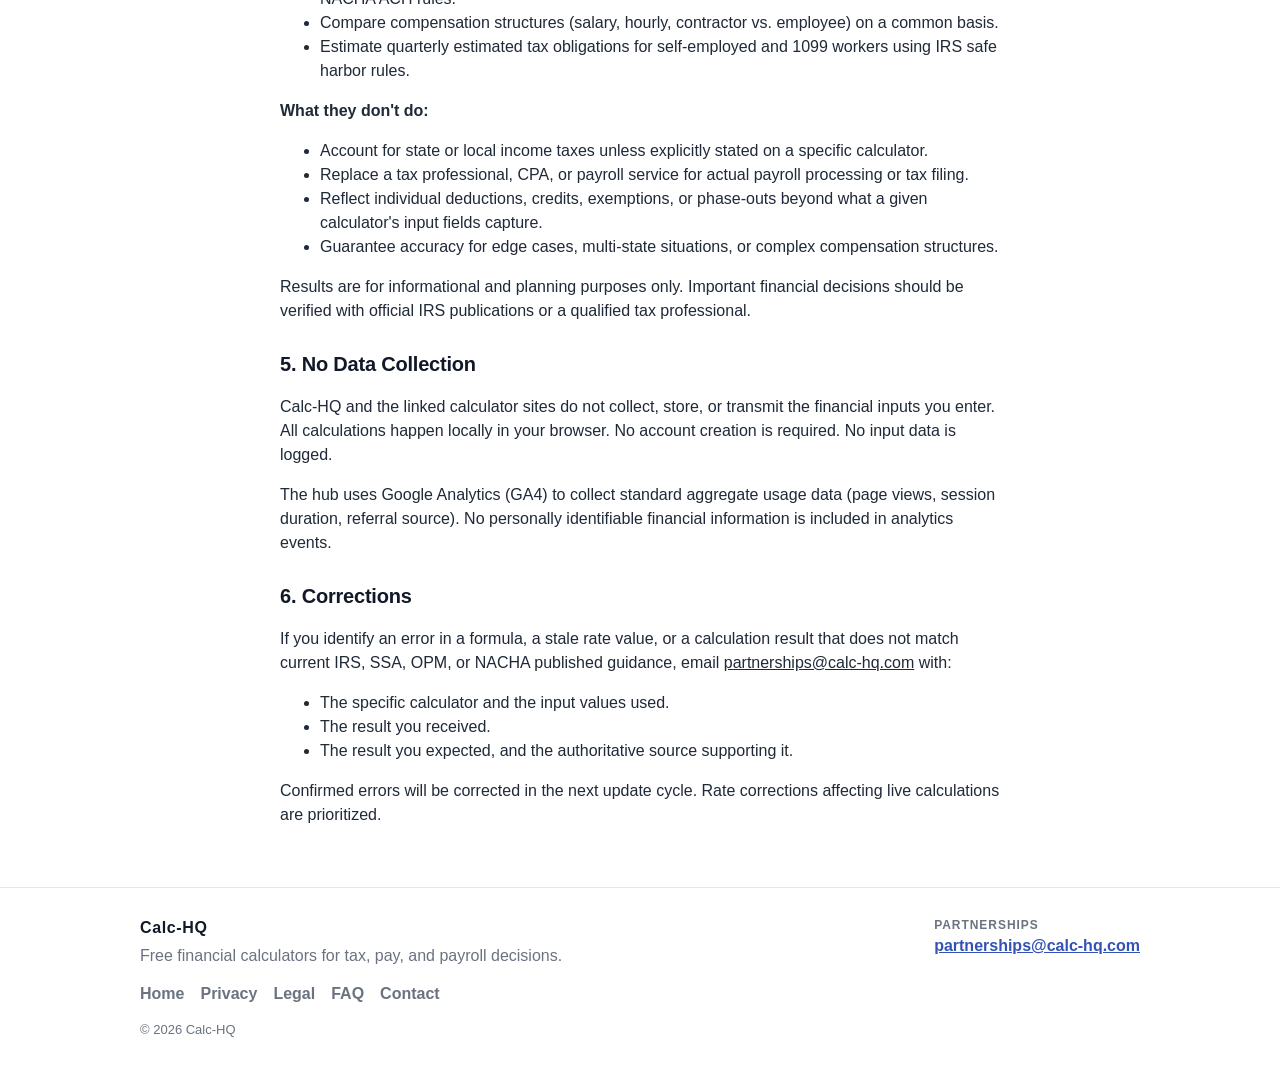
<file: methodology.html>
<!doctype html>
<html lang="en">
<head>
  <meta charset="utf-8" />
  <meta name="viewport" content="width=device-width, initial-scale=1" />
  <title>Methodology | Calc-HQ.com</title>
  <meta name="description" content="How Calc-HQ calculators work, what data sources they use, how they are updated, and what they are designed to do." />
  <link rel="canonical" href="https://calc-hq.com/methodology.html" />
  <meta name="robots" content="index, follow" />
  <meta property="og:type" content="website" />
  <meta property="og:title" content="Methodology | Calc-HQ.com" />
  <meta property="og:description" content="How Calc-HQ calculators work, what data sources they use, how they are updated, and what they are designed to do." />
  <meta property="og:url" content="https://calc-hq.com/methodology.html" />
  <meta name="google-adsense-account" content="ca-pub-7744853829365165" />
  <link rel="icon" href="assets/favicon.svg" type="image/svg+xml" />
  <link rel="stylesheet" href="assets/styles.css" />
  <script async src="https://pagead2.googlesyndication.com/pagead/js/adsbygoogle.js?client=ca-pub-7744853829365165" crossorigin="anonymous"></script>
  <script type="application/ld+json">
  {
    "@context": "https://schema.org",
    "@graph": [
      {
        "@type": "Organization",
        "@id": "https://calc-hq.com/#organization",
        "name": "Calc-HQ",
        "url": "https://calc-hq.com",
        "contactPoint": {
          "@type": "ContactPoint",
          "email": "partnerships@calc-hq.com",
          "contactType": "customer support"
        }
      },
      {
        "@type": "BreadcrumbList",
        "itemListElement": [
          { "@type": "ListItem", "position": 1, "name": "Home",        "item": "https://calc-hq.com/" },
          { "@type": "ListItem", "position": 2, "name": "Methodology", "item": "https://calc-hq.com/methodology.html" }
        ]
      }
    ]
  }
  </script>
  <script>
  window.SITE_CONFIG = {
    ADS_ACTIVE: false,
    AD_SLOT_TOP: "",
    AD_SLOT_BOTTOM: ""
  };
  </script>
</head>
<body>
  <a class="skip-link" href="#main">Skip to content</a>
  <header class="site-header">
    <div class="container header-inner">
      <a class="brand" href="index.html">CALC-HQ</a>
      <nav class="nav" aria-label="Primary">
        <button class="nav-toggle" aria-expanded="false" aria-controls="nav-menu">Menu</button>
        <ul id="nav-menu" class="nav-list">
          <li><a href="https://calc-hq.com/">Home</a></li>
          <li><a href="about.html">About</a></li>
          <li><a href="faq.html">FAQ</a></li>
          <li><a href="contact.html">Contact</a></li>
        </ul>
      </nav>
    </div>
  </header>
  <main id="main">

    <section class="page-hero">
      <div class="container">
        <h1>Methodology</h1>
        <p class="muted">How these calculators work, where the data comes from, and what they are built to do.</p>
      </div>
    </section>

    <section class="section">
      <div class="container prose">

        <h2>1. How These Calculators Work</h2>
        <p>Each calculator in the Calc-HQ network runs entirely in the user's browser. Inputs are entered locally, calculations execute in JavaScript, and results are displayed on the page. No form data is submitted to any server at the point of calculation.</p>
        <p>Calculators use deterministic logic: the same inputs will always produce the same output. Formulas are based on publicly available rules published by the IRS, SSA, OPM, and NACHA. Where rules involve graduated brackets or phase-outs, the calculators apply those brackets sequentially as specified in the authoritative source documents.</p>
        <p>Results are estimates. They are not audit-quality figures. Rounding, state-level variations, and individual circumstances not captured by a given input set can affect actual outcomes.</p>

        <h2>2. Data Sources</h2>
        <p>The network draws from the following authoritative US government and industry sources:</p>
        <ul>
          <li><strong>Internal Revenue Service (IRS)</strong> — Federal income tax brackets, standard deduction amounts, withholding tables, and supplemental wage rates. Primary references include IRS Revenue Procedures and Publication 15 (Employer's Tax Guide). Current tax year values are sourced from the applicable IRS Rev Proc (e.g., Rev Proc 2025-32 for tax year 2026).</li>
          <li><strong>Social Security Administration (SSA)</strong> — Social Security wage base and OASDI/Medicare (FICA) rate schedules. Updated annually via SSA COLA announcements.</li>
          <li><strong>Office of Personnel Management (OPM)</strong> — Federal holiday schedule used for payroll timing and business day calculations. OPM publishes the official federal holiday schedule annually.</li>
          <li><strong>NACHA — The Electronic Payments Association</strong> — ACH operating rules governing same-day and standard ACH processing windows, cutoff times, and business day definitions used in banking cutoff and payroll timing calculators.</li>
        </ul>
        <p>No third-party data aggregators, proprietary data feeds, or commercial rate services are used. All rate inputs are sourced directly from the primary publications listed above.</p>

        <h2>3. Update Policy</h2>
        <p>Rate-bearing calculators in the network are reviewed and updated when the relevant authoritative sources publish new values. This typically occurs annually:</p>
        <ul>
          <li>IRS tax brackets and standard deductions: updated following the relevant annual IRS Revenue Procedure, typically published in Q4 of the preceding tax year.</li>
          <li>SSA wage base: updated following the SSA annual COLA announcement, typically published in October.</li>
          <li>OPM federal holiday schedule: updated when OPM publishes the following year's schedule.</li>
          <li>NACHA ACH rules: reviewed when NACHA publishes rule amendments affecting processing windows or business day definitions.</li>
        </ul>
        <p>Calculators display the tax year or rule year they are based on. If you believe a value is out of date, contact <a href="mailto:partnerships@calc-hq.com">partnerships@calc-hq.com</a>.</p>

        <h2>4. What These Calculators Do and Don't Do</h2>
        <p><strong>What they do:</strong></p>
        <ul>
          <li>Apply current federal tax brackets, rates, and thresholds to estimate take-home pay, withholding, and tax liability.</li>
          <li>Calculate business days and payroll submission deadlines based on OPM federal holidays and NACHA ACH rules.</li>
          <li>Compare compensation structures (salary, hourly, contractor vs. employee) on a common basis.</li>
          <li>Estimate quarterly estimated tax obligations for self-employed and 1099 workers using IRS safe harbor rules.</li>
        </ul>
        <p><strong>What they don't do:</strong></p>
        <ul>
          <li>Account for state or local income taxes unless explicitly stated on a specific calculator.</li>
          <li>Replace a tax professional, CPA, or payroll service for actual payroll processing or tax filing.</li>
          <li>Reflect individual deductions, credits, exemptions, or phase-outs beyond what a given calculator's input fields capture.</li>
          <li>Guarantee accuracy for edge cases, multi-state situations, or complex compensation structures.</li>
        </ul>
        <p>Results are for informational and planning purposes only. Important financial decisions should be verified with official IRS publications or a qualified tax professional.</p>

        <h2>5. No Data Collection</h2>
        <p>Calc-HQ and the linked calculator sites do not collect, store, or transmit the financial inputs you enter. All calculations happen locally in your browser. No account creation is required. No input data is logged.</p>
        <p>The hub uses Google Analytics (GA4) to collect standard aggregate usage data (page views, session duration, referral source). No personally identifiable financial information is included in analytics events.</p>

        <h2>6. Corrections</h2>
        <p>If you identify an error in a formula, a stale rate value, or a calculation result that does not match current IRS, SSA, OPM, or NACHA published guidance, email <a href="mailto:partnerships@calc-hq.com">partnerships@calc-hq.com</a> with:</p>
        <ul>
          <li>The specific calculator and the input values used.</li>
          <li>The result you received.</li>
          <li>The result you expected, and the authoritative source supporting it.</li>
        </ul>
        <p>Confirmed errors will be corrected in the next update cycle. Rate corrections affecting live calculations are prioritized.</p>

      </div>
    </section>

  </main>
  <footer class="site-footer">
    <div class="container footer-inner">
      <div class="footer-top">
        <div>
          <div class="footer-title">Calc-HQ</div>
          <div class="footer-sub">Free financial calculators for tax, pay, and payroll decisions.</div>
        </div>
        <div class="footer-contact">
          <div class="footer-label">Partnerships</div>
          <a class="footer-email" href="mailto:partnerships@calc-hq.com">partnerships@calc-hq.com</a>
        </div>
      </div>
      <div class="footer-links">
        <a href="https://calc-hq.com/">Home</a>
        <a href="privacy.html">Privacy</a>
        <a href="legal.html">Legal</a>
        <a href="faq.html">FAQ</a>
        <a href="contact.html">Contact</a>
      </div>
      <div class="footer-bottom">© 2026 Calc-HQ</div>
    </div>
  </footer>
  <script src="network.js" defer></script>
  <script src="assets/ads.js" defer></script>
  <script src="assets/app.js" defer></script>
</body>
</html>
</file>
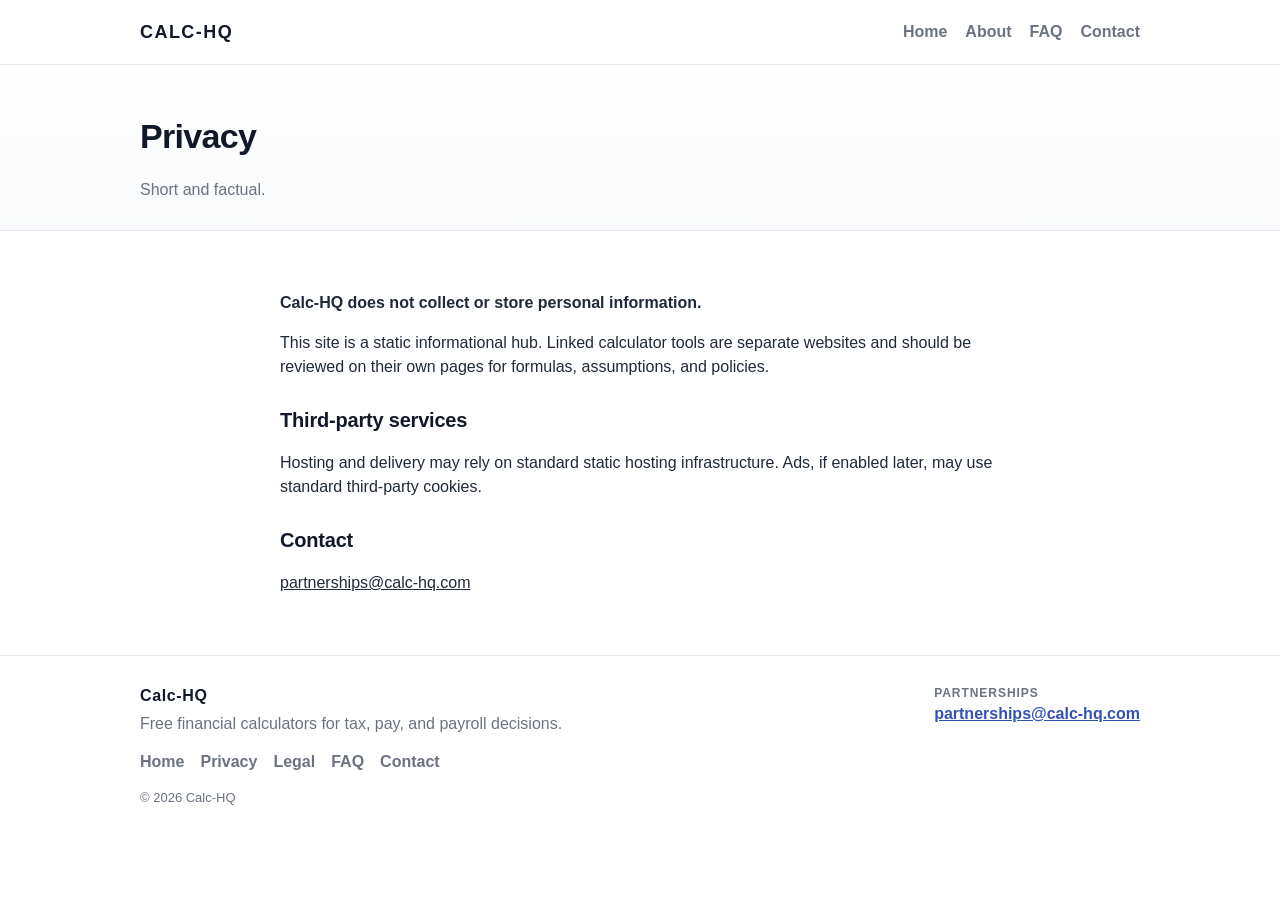
<file: privacy.html>
<!doctype html>
<html lang="en">
<head>
  <meta charset="utf-8" />
  <meta name="viewport" content="width=device-width, initial-scale=1" />
  <title>Privacy | Calc-HQ.com</title>
  <meta name="description" content="Privacy information for Calc-HQ." />
  <link rel="canonical" href="https://calc-hq.com/privacy.html" />
  <meta name="robots" content="index, follow" />
  <meta property="og:type" content="website" />
  <meta property="og:title" content="Privacy | Calc-HQ.com" />
  <meta property="og:description" content="Privacy information for Calc-HQ." />
  <meta property="og:url" content="https://calc-hq.com/privacy.html" />
  <meta name="google-adsense-account" content="ca-pub-7744853829365165" />
  <link rel="icon" href="assets/favicon.svg" type="image/svg+xml" />
  <link rel="stylesheet" href="assets/styles.css" />
  <script async src="https://pagead2.googlesyndication.com/pagead/js/adsbygoogle.js?client=ca-pub-7744853829365165" crossorigin="anonymous"></script>
  <script type="application/ld+json">
  {
    "@context": "https://schema.org",
    "@graph": [
      {
        "@type": "Organization",
        "@id": "https://calc-hq.com/#organization",
        "name": "Calc-HQ",
        "url": "https://calc-hq.com"
      },
      {
        "@type": "BreadcrumbList",
        "itemListElement": [
          { "@type": "ListItem", "position": 1, "name": "Home",    "item": "https://calc-hq.com/" },
          { "@type": "ListItem", "position": 2, "name": "Privacy", "item": "https://calc-hq.com/privacy.html" }
        ]
      }
    ]
  }
  </script>
  <script>
  window.SITE_CONFIG = {
    ADS_ACTIVE: false,
    AD_SLOT_TOP: "",
    AD_SLOT_BOTTOM: ""
  };
  </script>
</head>
<body>
  <a class="skip-link" href="#main">Skip to content</a>
  <header class="site-header">
    <div class="container header-inner">
      <a class="brand" href="index.html">CALC-HQ</a>
      <nav class="nav" aria-label="Primary">
        <button class="nav-toggle" aria-expanded="false" aria-controls="nav-menu">Menu</button>
        <ul id="nav-menu" class="nav-list">
          <li><a href="https://calc-hq.com/">Home</a></li>
          <li><a href="about.html">About</a></li>
          <li><a href="faq.html">FAQ</a></li>
          <li><a href="contact.html">Contact</a></li>
        </ul>
      </nav>
    </div>
  </header>
  <main id="main">

<section class="page-hero"><div class="container"><h1>Privacy</h1><p class="muted">Short and factual.</p></div></section>
<section class="section"><div class="container prose"><p><strong>Calc-HQ does not collect or store personal information.</strong></p><p>This site is a static informational hub. Linked calculator tools are separate websites and should be reviewed on their own pages for formulas, assumptions, and policies.</p><h2>Third-party services</h2><p>Hosting and delivery may rely on standard static hosting infrastructure. Ads, if enabled later, may use standard third-party cookies.</p><h2>Contact</h2><p><a href="mailto:partnerships@calc-hq.com">partnerships@calc-hq.com</a></p></div></section>

  </main>
  <footer class="site-footer">
    <div class="container footer-inner">
      <div class="footer-top">
        <div>
          <div class="footer-title">Calc-HQ</div>
          <div class="footer-sub">Free financial calculators for tax, pay, and payroll decisions.</div>
        </div>
        <div class="footer-contact">
          <div class="footer-label">Partnerships</div>
          <a class="footer-email" href="mailto:partnerships@calc-hq.com">partnerships@calc-hq.com</a>
        </div>
      </div>
      <div class="footer-links">
        <a href="https://calc-hq.com/">Home</a>
        <a href="privacy.html">Privacy</a>
        <a href="legal.html">Legal</a>
        <a href="faq.html">FAQ</a>
        <a href="contact.html">Contact</a>
      </div>
      <div class="footer-bottom">© 2026 Calc-HQ</div>
    </div>
  </footer>
  <script src="network.js" defer></script>
  <script src="assets/ads.js" defer></script>
  <script src="assets/app.js" defer></script>
</body>
</html>
</file>
<file: assets/styles.css>
:root{
  --bg:#ffffff;
  --text:#111827;
  --muted:#6b7280;
  --border:#e5e7eb;
  --card:#ffffff;
  --shadow: 0 10px 25px rgba(17,24,39,.08);
  --primary:#1d4ed8;
  --primary2:#1e40af;
  --max: 1040px;
  --radius: 14px;
}
*{box-sizing:border-box}
html,body{height:100%}
body{
  margin:0;
  font-family:-apple-system,BlinkMacSystemFont,"Segoe UI",Roboto,Inter,Helvetica,Arial,"Apple Color Emoji","Segoe UI Emoji";
  background:var(--bg);
  color:var(--text);
  line-height:1.5;
}
a{color:inherit}
.container{max-width:var(--max);margin:0 auto;padding:0 20px}
.skip-link{position:absolute;left:-999px;top:10px;background:#000;color:#fff;padding:8px 10px;border-radius:10px}
.skip-link:focus{left:10px;z-index:999}
.site-header{position:sticky;top:0;z-index:10;background:rgba(255,255,255,.9);backdrop-filter:saturate(180%) blur(10px);border-bottom:1px solid var(--border)}
.header-inner{display:flex;align-items:center;justify-content:space-between;height:64px}
.brand{font-weight:700;letter-spacing:.08em;text-decoration:none;font-size:18px}
.nav-toggle{display:none;border:1px solid var(--border);background:#fff;padding:8px 10px;border-radius:10px;font-weight:600}
.nav-list{display:flex;gap:18px;list-style:none;padding:0;margin:0}
.nav-list a{text-decoration:none;color:var(--muted);font-weight:600}
.nav-list a:hover{color:var(--text)}
.hero{padding:64px 0 40px;background:linear-gradient(#ffffff,#f9fafb)}
.hero-inner{text-align:center}
.hero h1{margin:0 auto;font-size:42px;letter-spacing:-.02em;max-width:740px}
.hero-sub{margin:14px auto 22px;max-width:760px;color:var(--muted);font-size:18px}
.hero-actions{display:flex;justify-content:center;gap:12px;flex-wrap:wrap}
.btn{display:inline-flex;align-items:center;gap:10px;background:linear-gradient(180deg,var(--primary),var(--primary2));color:#fff;padding:14px 20px;border-radius:12px;text-decoration:none;font-weight:700;box-shadow:0 12px 28px rgba(29,78,216,.22)}
.btn:hover{filter:brightness(1.03)}
.section{padding:44px 0}
.section-divider{border-top:1px solid var(--border);background:#fff}
.section-head{display:flex;align-items:flex-end;justify-content:space-between;gap:16px;margin-bottom:16px}
.section h2{margin:0;font-size:20px;letter-spacing:-.01em}
.muted{color:var(--muted)}
.grid{display:grid;grid-template-columns:repeat(2,minmax(0,1fr));gap:16px;margin-top:16px}
.card{border:1px solid var(--border);border-radius:var(--radius);background:var(--card);box-shadow:var(--shadow);padding:18px;display:flex;align-items:flex-end;justify-content:space-between;gap:10px;min-height:116px}
.card-title{margin:0;font-size:18px}
.card-desc{margin:6px 0 0;color:var(--muted)}
.card-link{text-decoration:none;color:var(--primary2);font-weight:800;white-space:nowrap}
.card-link:hover{text-decoration:underline}
.partnerships-block{text-align:center;padding:18px 0}
.email{display:inline-block;margin-top:10px;color:var(--primary2);font-weight:800;text-decoration:none}
.email:hover{text-decoration:underline}
.page-hero{padding:46px 0 12px;background:linear-gradient(#ffffff,#f9fafb);border-bottom:1px solid var(--border)}
.page-hero h1{margin:0;font-size:34px;letter-spacing:-.02em}
.prose{max-width:760px}
.prose h2{margin:26px 0 10px}
.prose p,.prose li{color:#1f2937}
.note{margin-top:18px;border:1px dashed var(--border);padding:14px;border-radius:12px;color:var(--muted);background:#fcfcfd}
.site-footer{border-top:1px solid var(--border);background:#fff;padding:28px 0}
.footer-inner{display:flex;flex-direction:column;gap:14px}
.footer-top{display:flex;justify-content:space-between;gap:14px;flex-wrap:wrap}
.footer-title{font-weight:800;letter-spacing:.04em}
.footer-sub{color:var(--muted);margin-top:4px}
.footer-label{color:var(--muted);font-size:12px;font-weight:700;text-transform:uppercase;letter-spacing:.08em}
.footer-email{text-decoration:none;font-weight:800;color:var(--primary2)}
.footer-email:hover{text-decoration:underline}
.footer-links{display:flex;gap:16px;flex-wrap:wrap}
.footer-links a{color:var(--muted);text-decoration:none;font-weight:700}
.footer-links a:hover{color:var(--text)}
.footer-bottom{color:var(--muted);font-size:13px}
/* Category chips */
.category-grid{display:grid;grid-template-columns:repeat(4,minmax(0,1fr));gap:12px;margin:16px 0}
.category-chip{background:#f9fafb;border:1px solid var(--border);border-radius:12px;padding:16px 18px}
.category-chip h3{margin:0 0 4px;font-size:14px;font-weight:700;letter-spacing:.01em;color:var(--text)}
.category-chip p{margin:0;font-size:13px;color:var(--muted);line-height:1.4}

/* Filter */
.filters{display:flex;align-items:center;gap:10px;margin:20px 0 16px}
.filter-label{font-size:13px;font-weight:700;color:var(--muted);text-transform:uppercase;letter-spacing:.06em;white-space:nowrap}
.filter-select{padding:8px 12px;border:1.5px solid var(--border);border-radius:10px;font-size:14px;font-weight:600;background:#fff;color:var(--text);cursor:pointer;outline:none}
.filter-select:focus{border-color:var(--primary)}

/* Tool card grid */
.card-grid{display:grid;grid-template-columns:repeat(2,minmax(0,1fr));gap:16px}
.tool-card{background:#fff;border:1px solid var(--border);border-radius:var(--radius);box-shadow:0 2px 8px rgba(17,24,39,.06);padding:22px 22px 18px;display:flex;flex-direction:column;justify-content:space-between;gap:14px;transition:box-shadow .15s,transform .15s}
.tool-card:hover{box-shadow:0 8px 24px rgba(17,24,39,.12);transform:translateY(-2px)}
.tool-card h3{margin:0 0 6px;font-size:17px;font-weight:700;color:var(--text)}
.tool-card p{margin:0;font-size:14px;color:var(--muted);line-height:1.55}
.tool-card .card-link{display:inline-flex;align-items:center;gap:6px;font-size:13px;font-weight:700;color:var(--primary2);text-decoration:none;border:1.5px solid var(--primary2);border-radius:8px;padding:6px 12px;align-self:flex-start;transition:background .15s,color .15s}
.tool-card .card-link:hover{background:var(--primary2);color:#fff;text-decoration:none}

/* FAQ list */
.faq-list{max-width:760px;display:flex;flex-direction:column;gap:18px}
.faq-item{background:#fff;border:1px solid var(--border);border-radius:var(--radius);padding:22px 24px;box-shadow:0 2px 8px rgba(17,24,39,.05)}
.faq-item h3{margin:0 0 8px;font-size:16px;font-weight:700}
.faq-item p{margin:0;color:#374151;line-height:1.65;font-size:15px}

/* Decision cards */
.decision-grid{display:grid;grid-template-columns:repeat(2,minmax(0,1fr));gap:14px}
.decision-card{display:flex;flex-direction:column;gap:6px;border:1.5px solid var(--border);border-radius:var(--radius);padding:20px 22px;text-decoration:none;background:#fff;box-shadow:0 2px 8px rgba(17,24,39,.05);transition:box-shadow .15s,transform .15s}
.decision-card:hover{box-shadow:0 8px 24px rgba(17,24,39,.12);transform:translateY(-2px);text-decoration:none}
.decision-q{font-weight:700;font-size:15px;color:var(--text);line-height:1.35}
.decision-a{font-size:13px;color:var(--muted);line-height:1.45}

/* Money flow */
.flow-grid{display:flex;align-items:flex-start;gap:8px;flex-wrap:wrap}
.flow-step{flex:1;min-width:180px;background:#f9fafb;border:1px solid var(--border);border-radius:12px;padding:18px 16px}
.flow-num{display:inline-flex;align-items:center;justify-content:center;width:28px;height:28px;border-radius:50%;background:var(--primary);color:#fff;font-weight:700;font-size:14px;margin-bottom:10px}
.flow-label{font-weight:700;font-size:15px;display:block;margin-bottom:6px}
.flow-step p{margin:0 0 8px;font-size:13px;color:var(--muted);line-height:1.45}
.flow-step a{font-size:13px;font-weight:700;color:var(--primary2);text-decoration:none}
.flow-step a:hover{text-decoration:underline}
.flow-arrow{font-size:22px;color:var(--muted);padding-top:40px;font-weight:300}

/* Scenario list */
.scenario-list{display:flex;flex-direction:column;gap:0}
.scenario-row{display:flex;align-items:center;justify-content:space-between;gap:16px;padding:14px 0;border-bottom:1px solid var(--border)}
.scenario-row:last-child{border-bottom:none}
.scenario-if{font-size:15px;color:var(--text);flex:1}
.scenario-link{font-size:14px;font-weight:700;color:var(--primary2);text-decoration:none;white-space:nowrap}
.scenario-link:hover{text-decoration:underline}

@media (max-width:760px){
  .decision-grid{grid-template-columns:1fr}
  .flow-grid{flex-direction:column}
  .flow-arrow{padding-top:0;text-align:center}
  .scenario-row{flex-direction:column;align-items:flex-start;gap:4px}
  .grid{grid-template-columns:1fr}
  .category-grid{grid-template-columns:repeat(2,minmax(0,1fr))}
  .card-grid{grid-template-columns:1fr}
  .nav-toggle{display:inline-flex}
  .nav-list{display:none;position:absolute;right:20px;top:64px;background:#fff;border:1px solid var(--border);border-radius:12px;padding:10px;flex-direction:column;gap:8px;box-shadow:var(--shadow);min-width:200px}
  .nav-list.open{display:flex}
}
@media (max-width:480px){
  .category-grid{grid-template-columns:1fr}
}

/* Mailto links in footer — visible underline */
.site-footer a[href^="mailto:"] {
  text-decoration: underline;
  opacity: 0.9;
}
.site-footer a[href^="mailto:"]:hover {
  opacity: 1;
}
</file>
